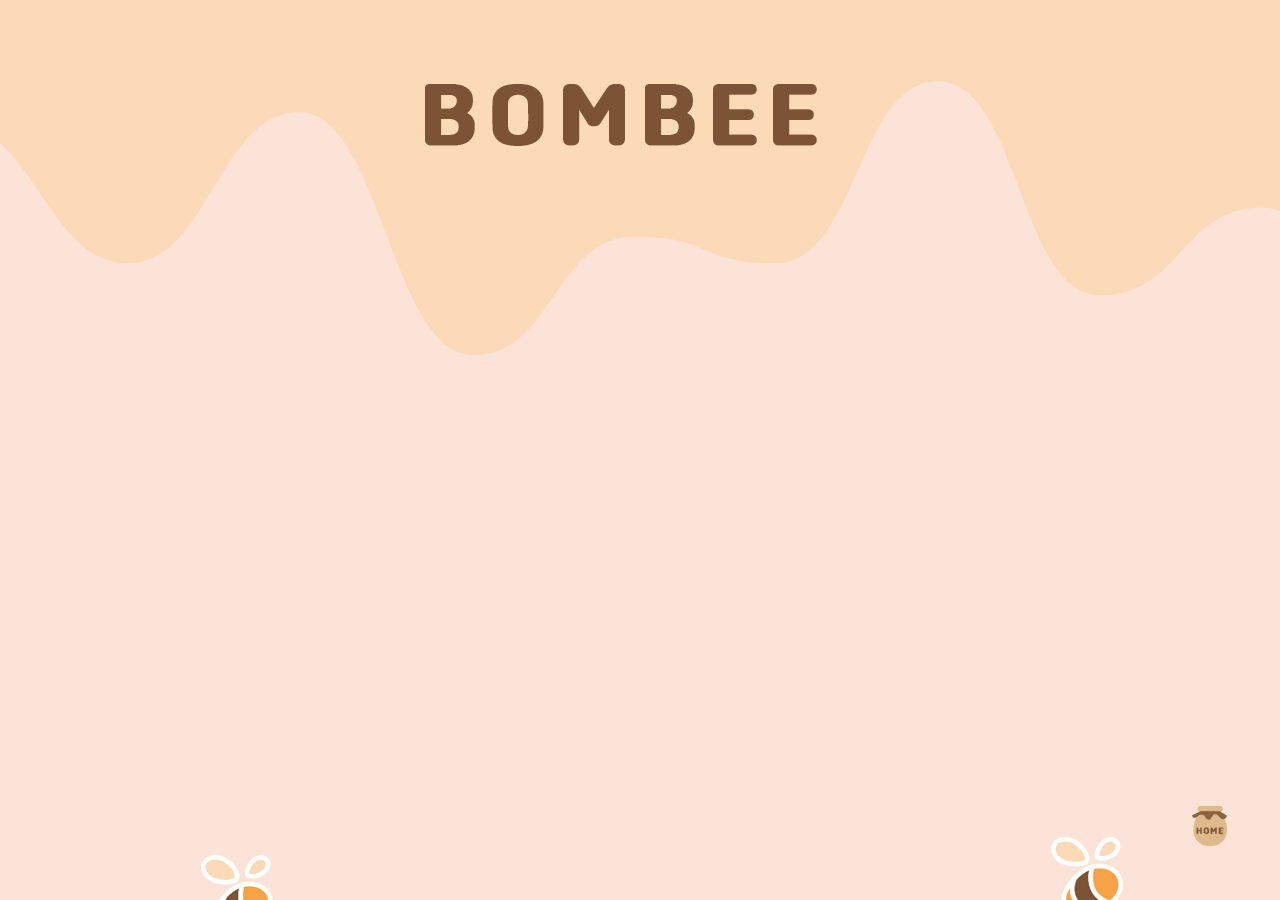
<file: video/index.html>
<!DOCTYPE html>
<html lang="ko">
<head>
  <meta charset="UTF-8">
  <meta http-equiv="X-UA-Compatible" content="IE=edge">
  <meta name="viewport" content="width=1400"><!--다른 매체에서도 너비 오류 없이 볼 수 있게-->
  <link href="이미지 파일 경로" rel="icon" type="image/png" sizes="32x32" ><!--파비콘-->
  <link rel="stylesheet" href="./css/style.css">
  <title>bombee</title>
</head>
<body>

 
  <iframe width="900" height="560" src="https://www.youtube.com/embed/hIUiS3ERFH8" title="YouTube video player" frameborder="0" allow="accelerometer; autoplay; clipboard-write; encrypted-media; gyroscope; picture-in-picture" allowfullscreen></iframe>
  <a href="../index.html"><img src="./images/home.png" alt="홈버튼"></a>

  
</body>
</html>
</file>
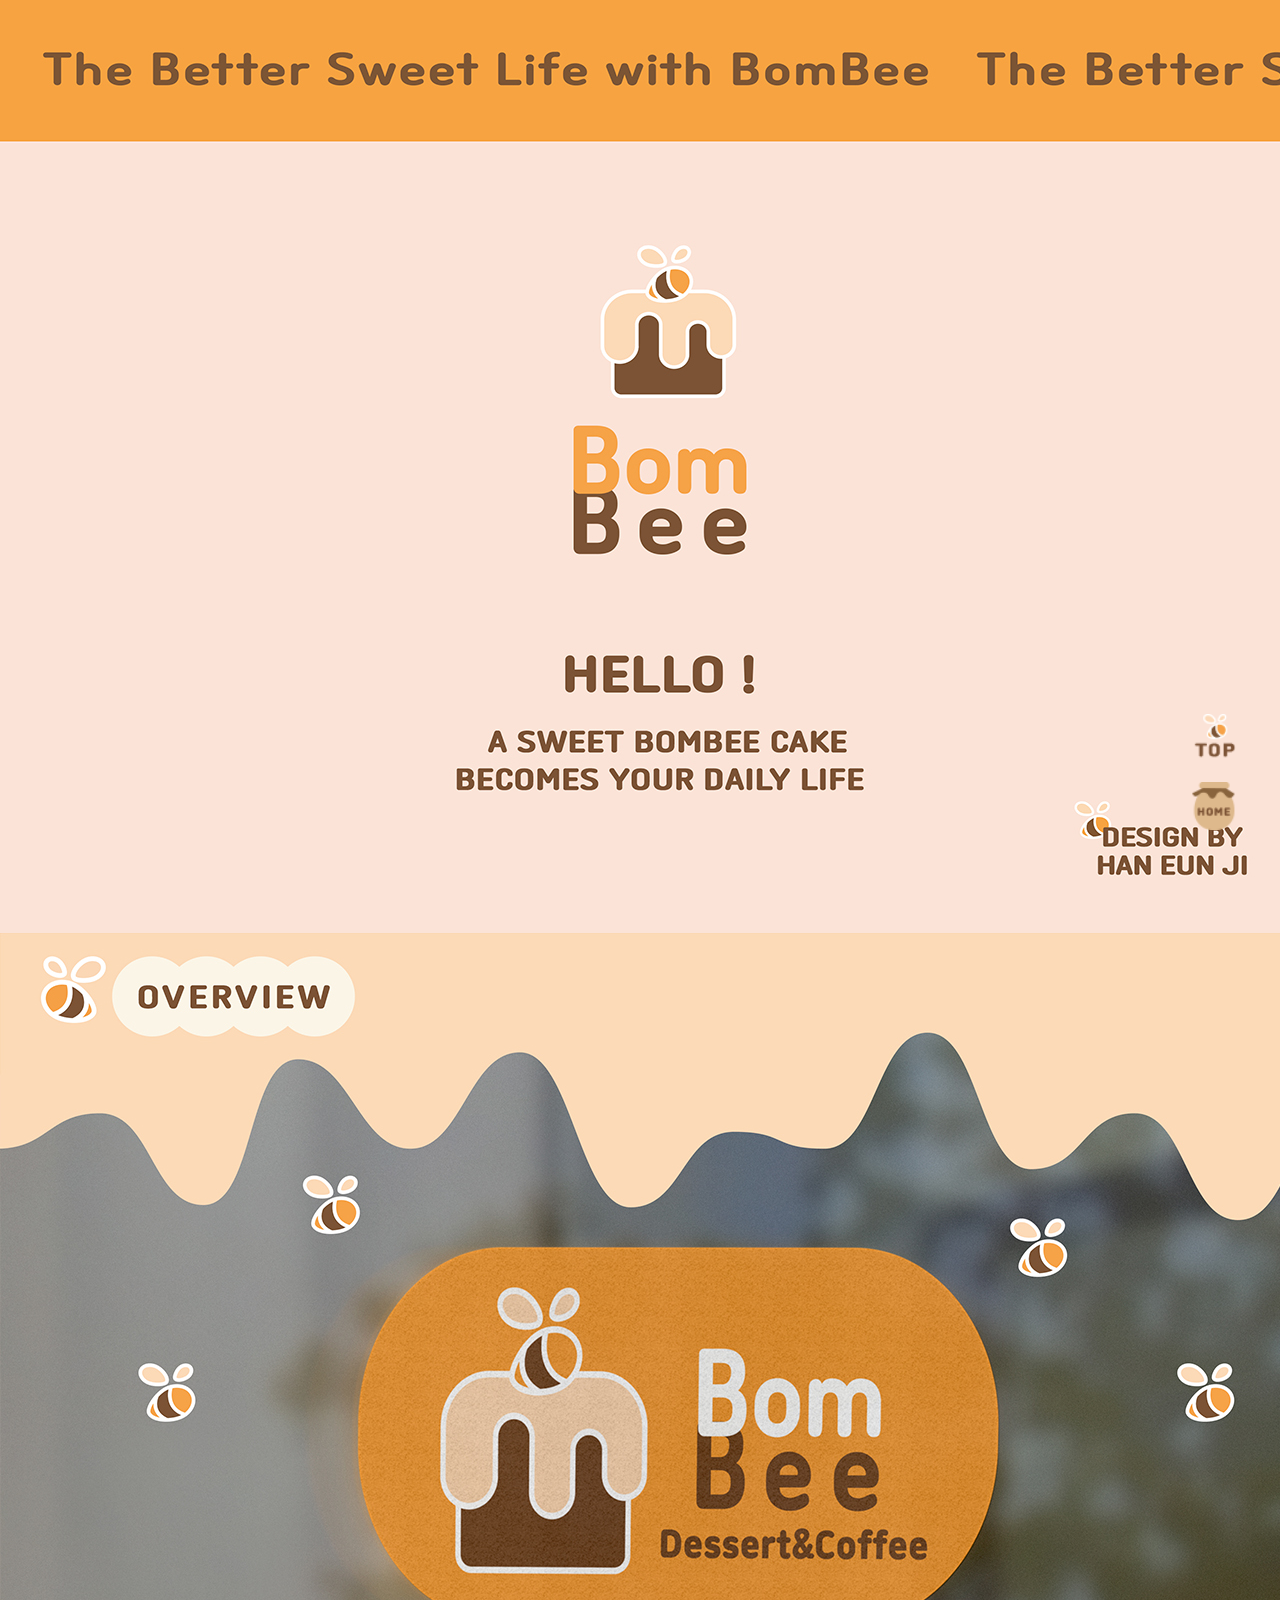
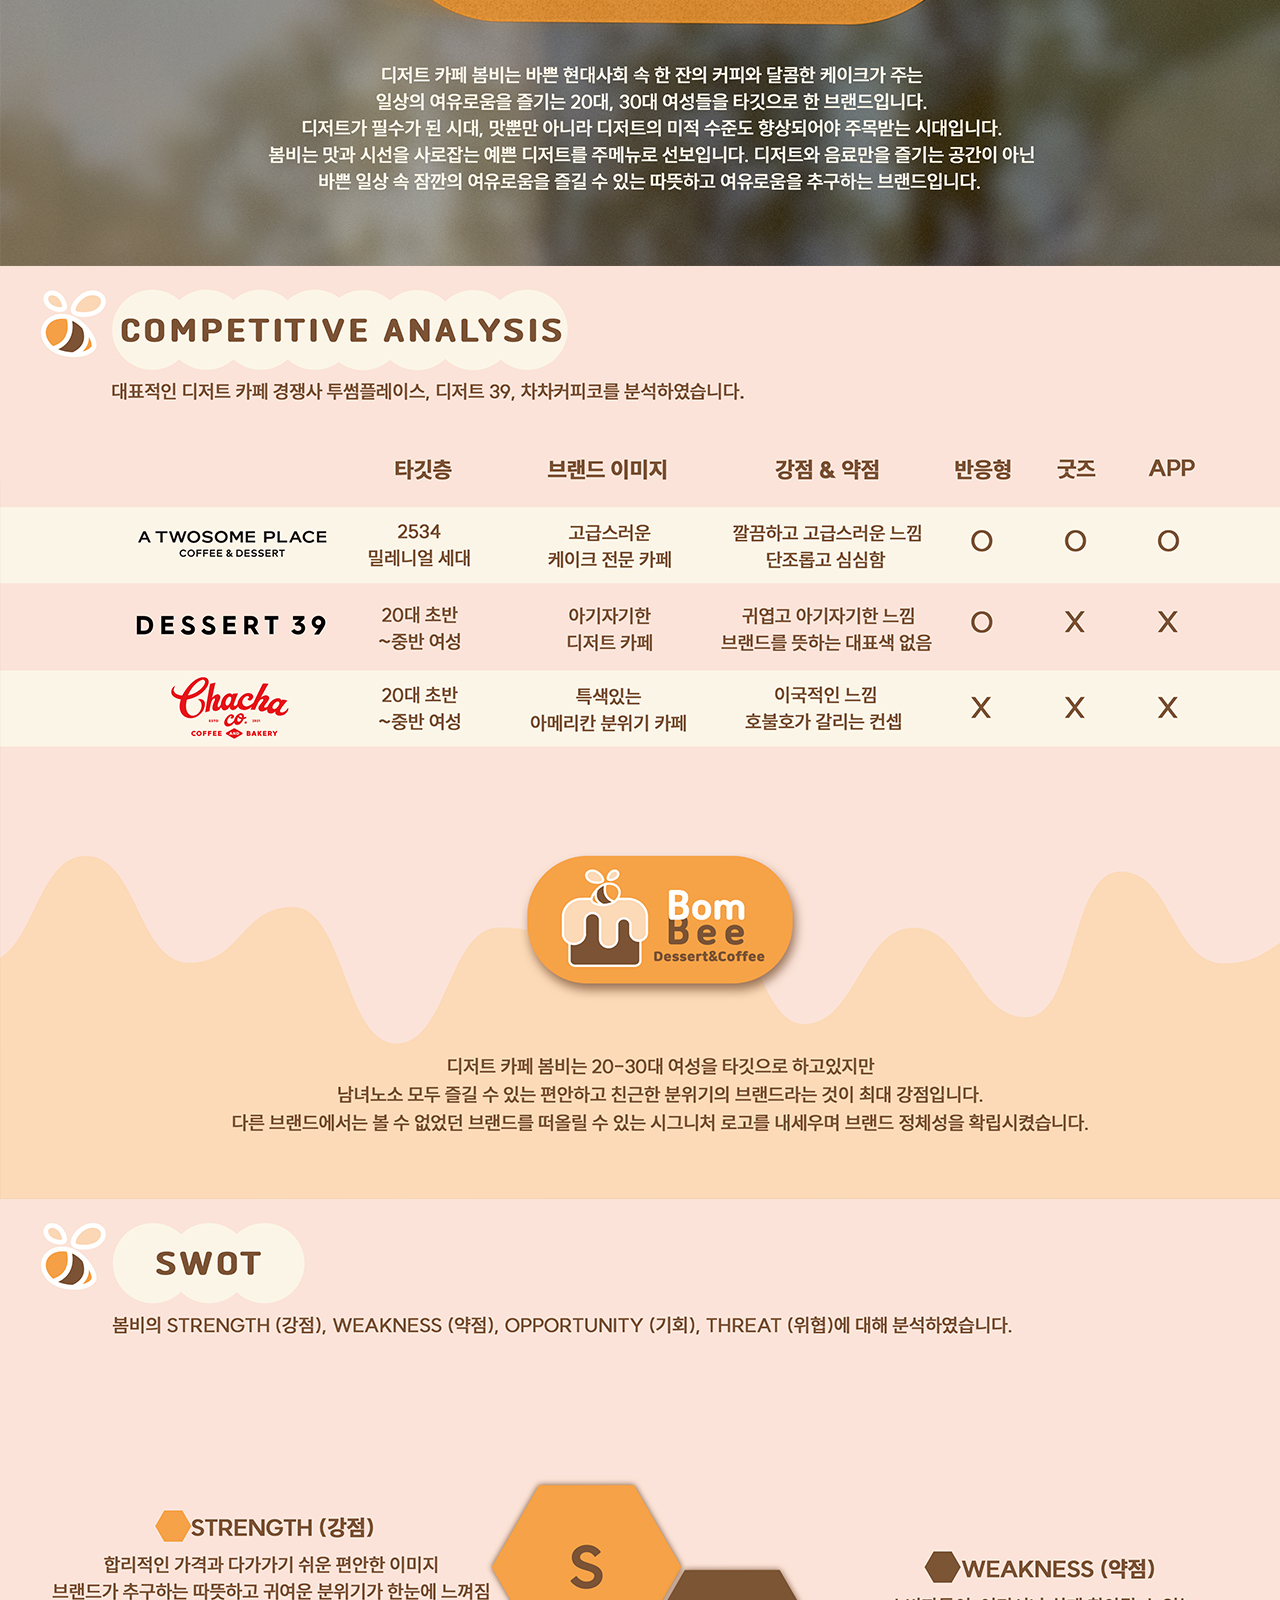
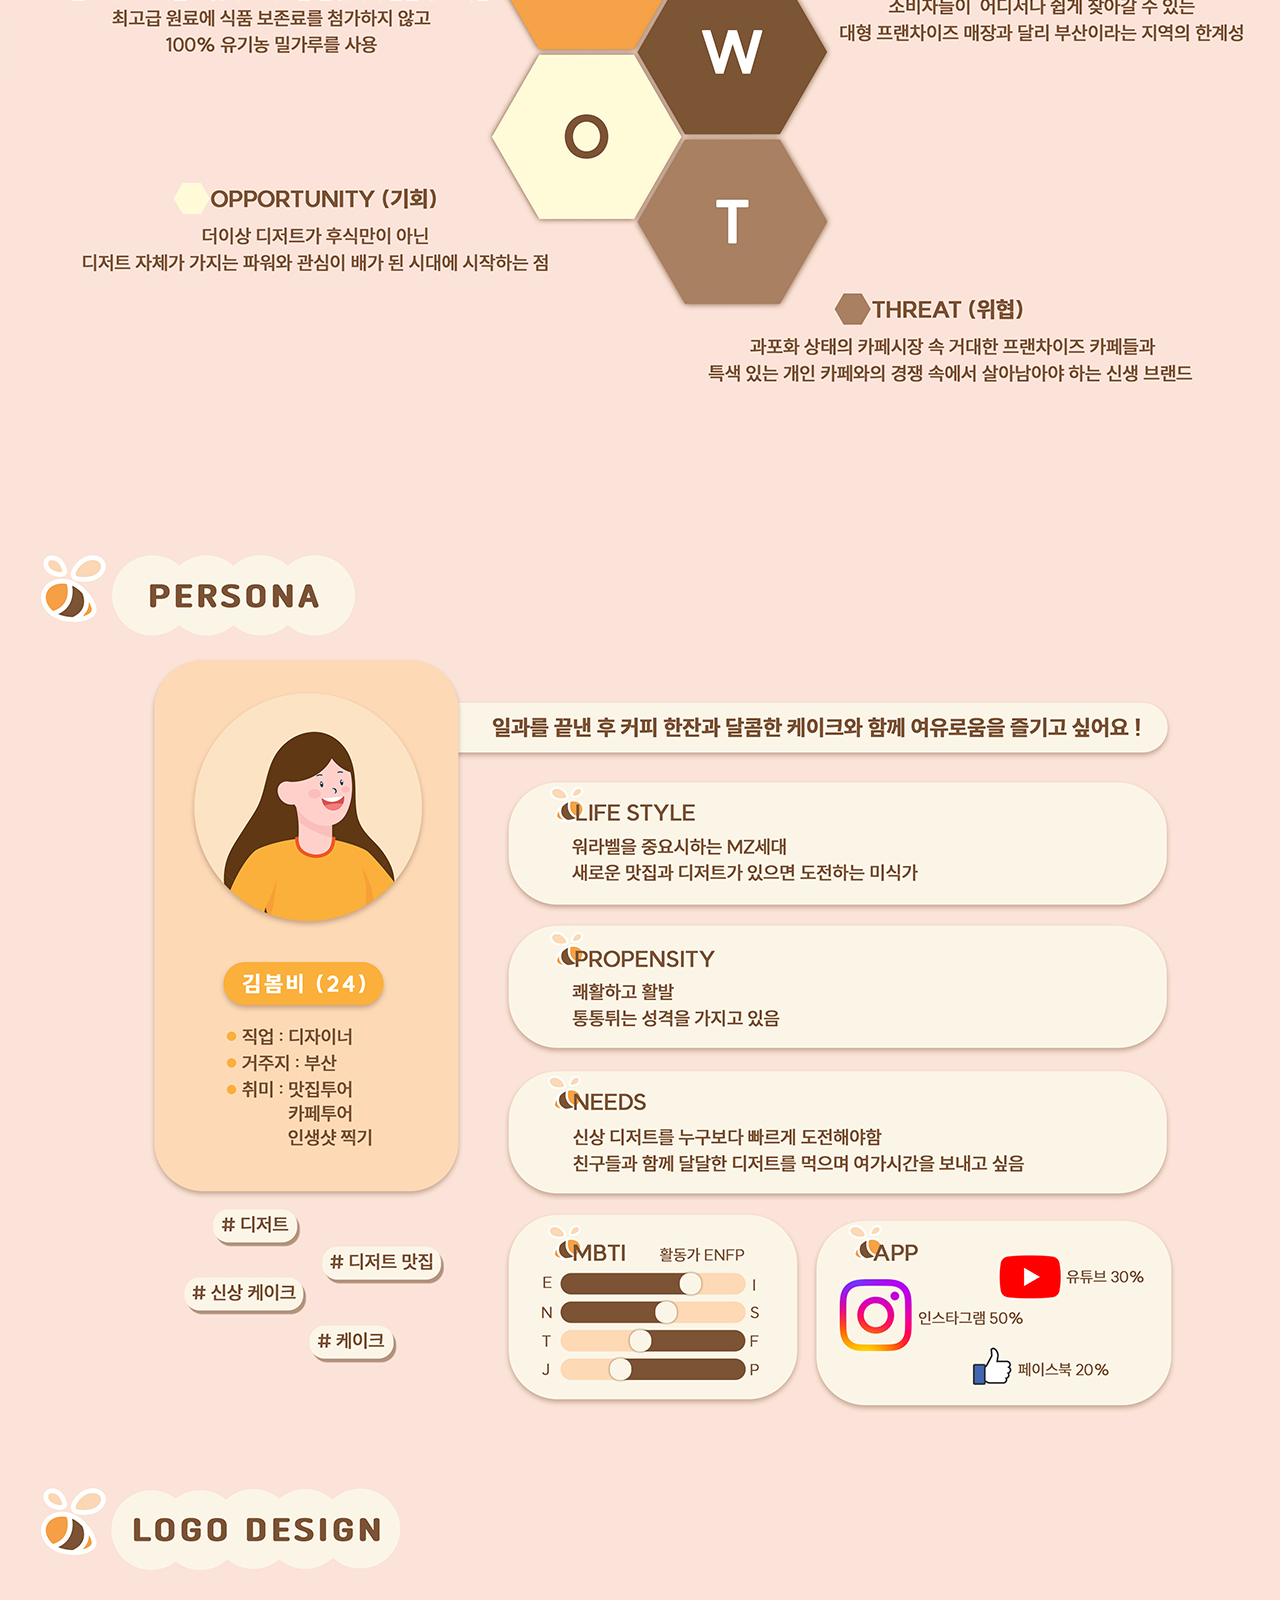
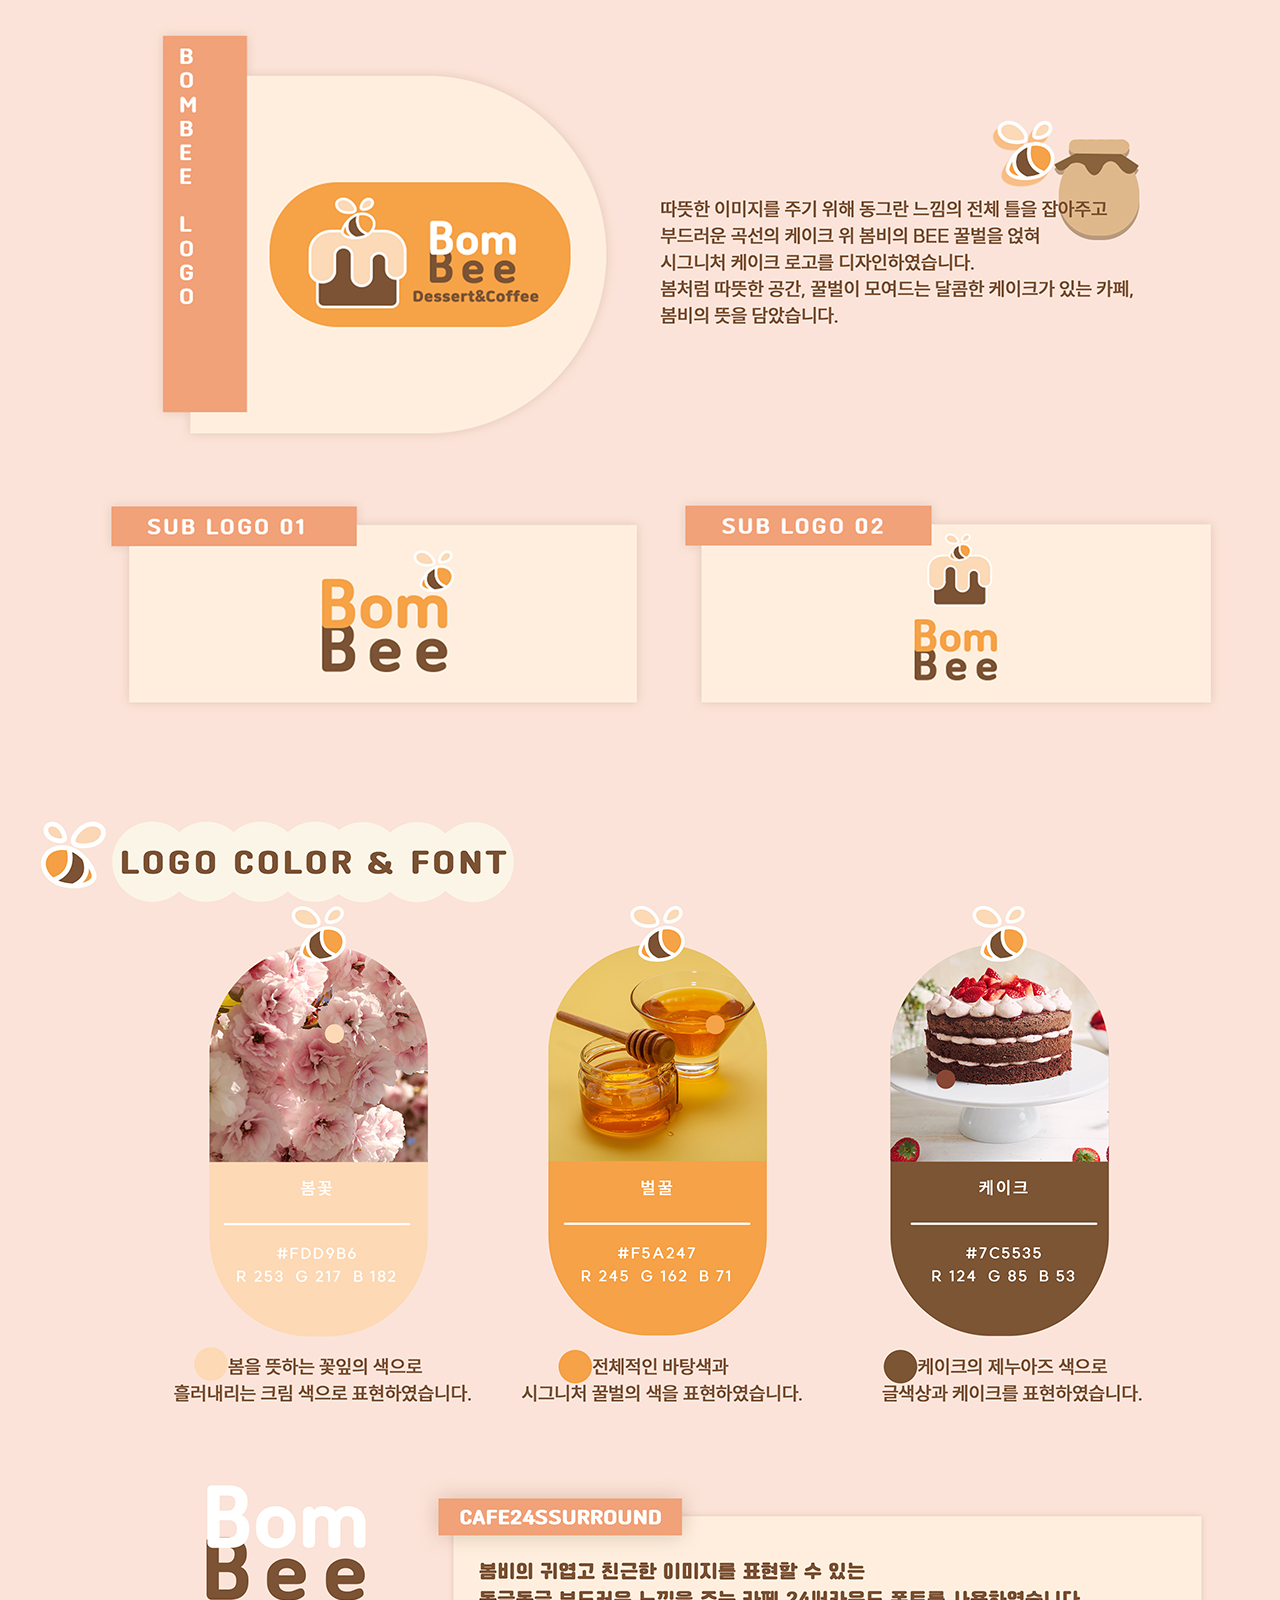
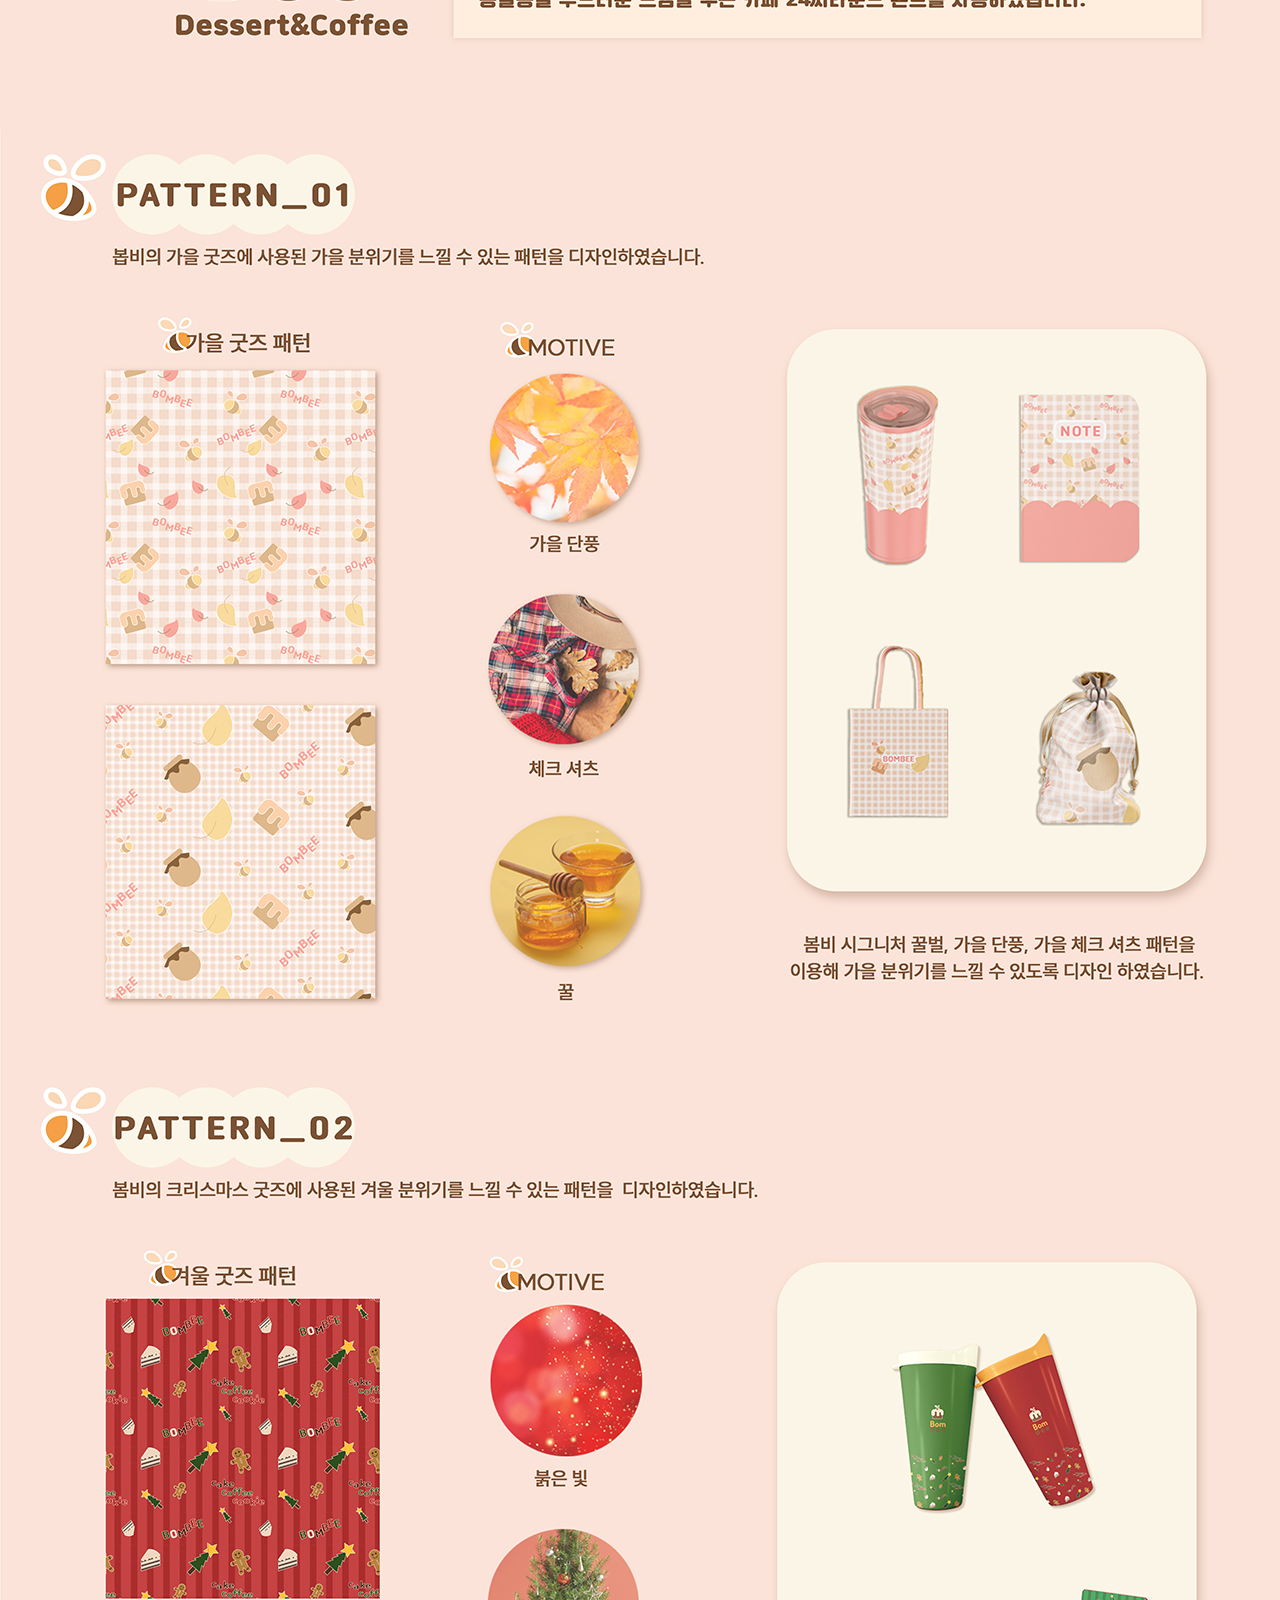
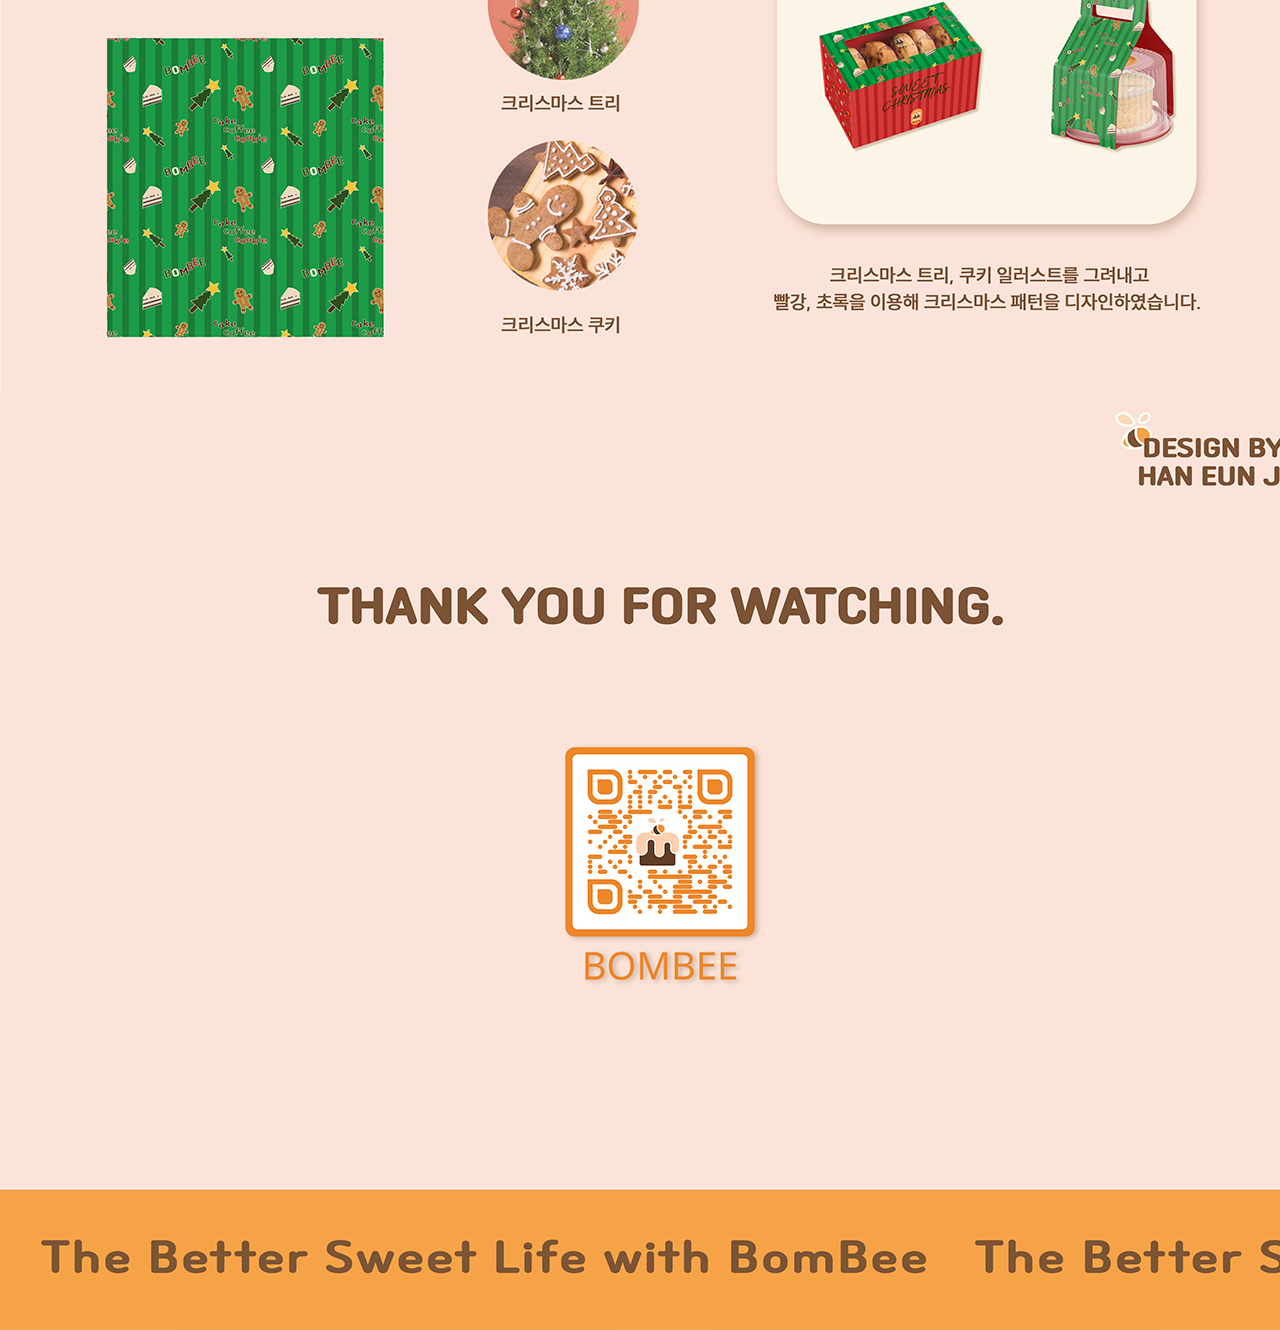
<file: guide/bombee_bi.html>
<!doctype html>
<html>
	<head>
		<title>Bombee BI</title>
		<meta charset="utf-8">
		<link href="guide.css" rel="stylesheet" type="text/css">
	</head>
	<body class="brand1">
		<img src="./guide_img/01.jpg" alt="bi01">
		<img src="./guide_img/02.jpg" alt="bi01">
		<img src="./guide_img/03.jpg" alt="bi01">
		<img src="./guide_img/04.jpg" alt="bi01">
		<img src="./guide_img/05.jpg" alt="bi01">
		<img src="./guide_img/06.jpg" alt="bi01">
		<img src="./guide_img/07.jpg" alt="bi01">
		<img src="./guide_img/08.jpg" alt="bi01">
		<img src="./guide_img/09.jpg" alt="bi01">
		<img src="./guide_img/27.jpg" alt="bi01">
		
		<ul class="btn_1">
			<li><a href="#"><img src="./guide_img/TOP.png" alt="top"></a><li>
			<li><a href="../index.html#projects"><img src="./guide_img/HOME.png" alt="home"></a><li>
		</ul>
	</body>	
</html>
</file>
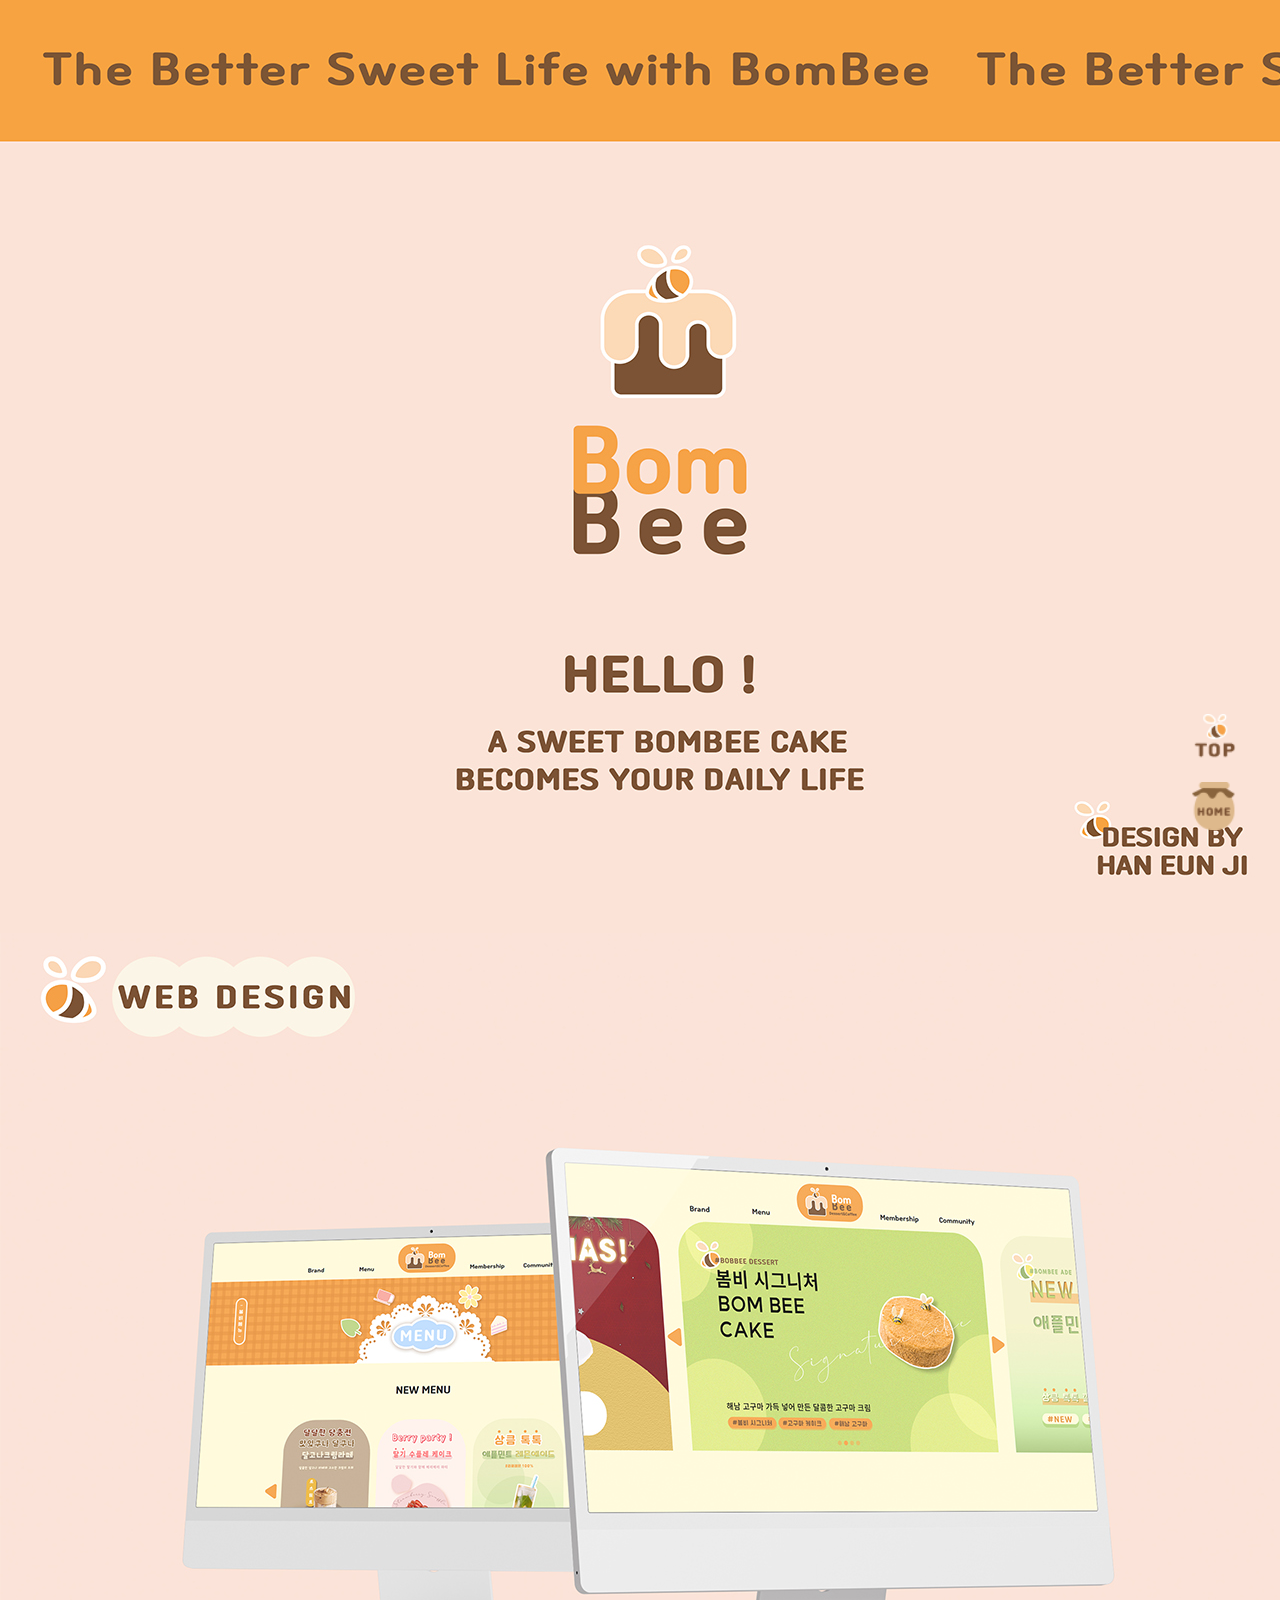
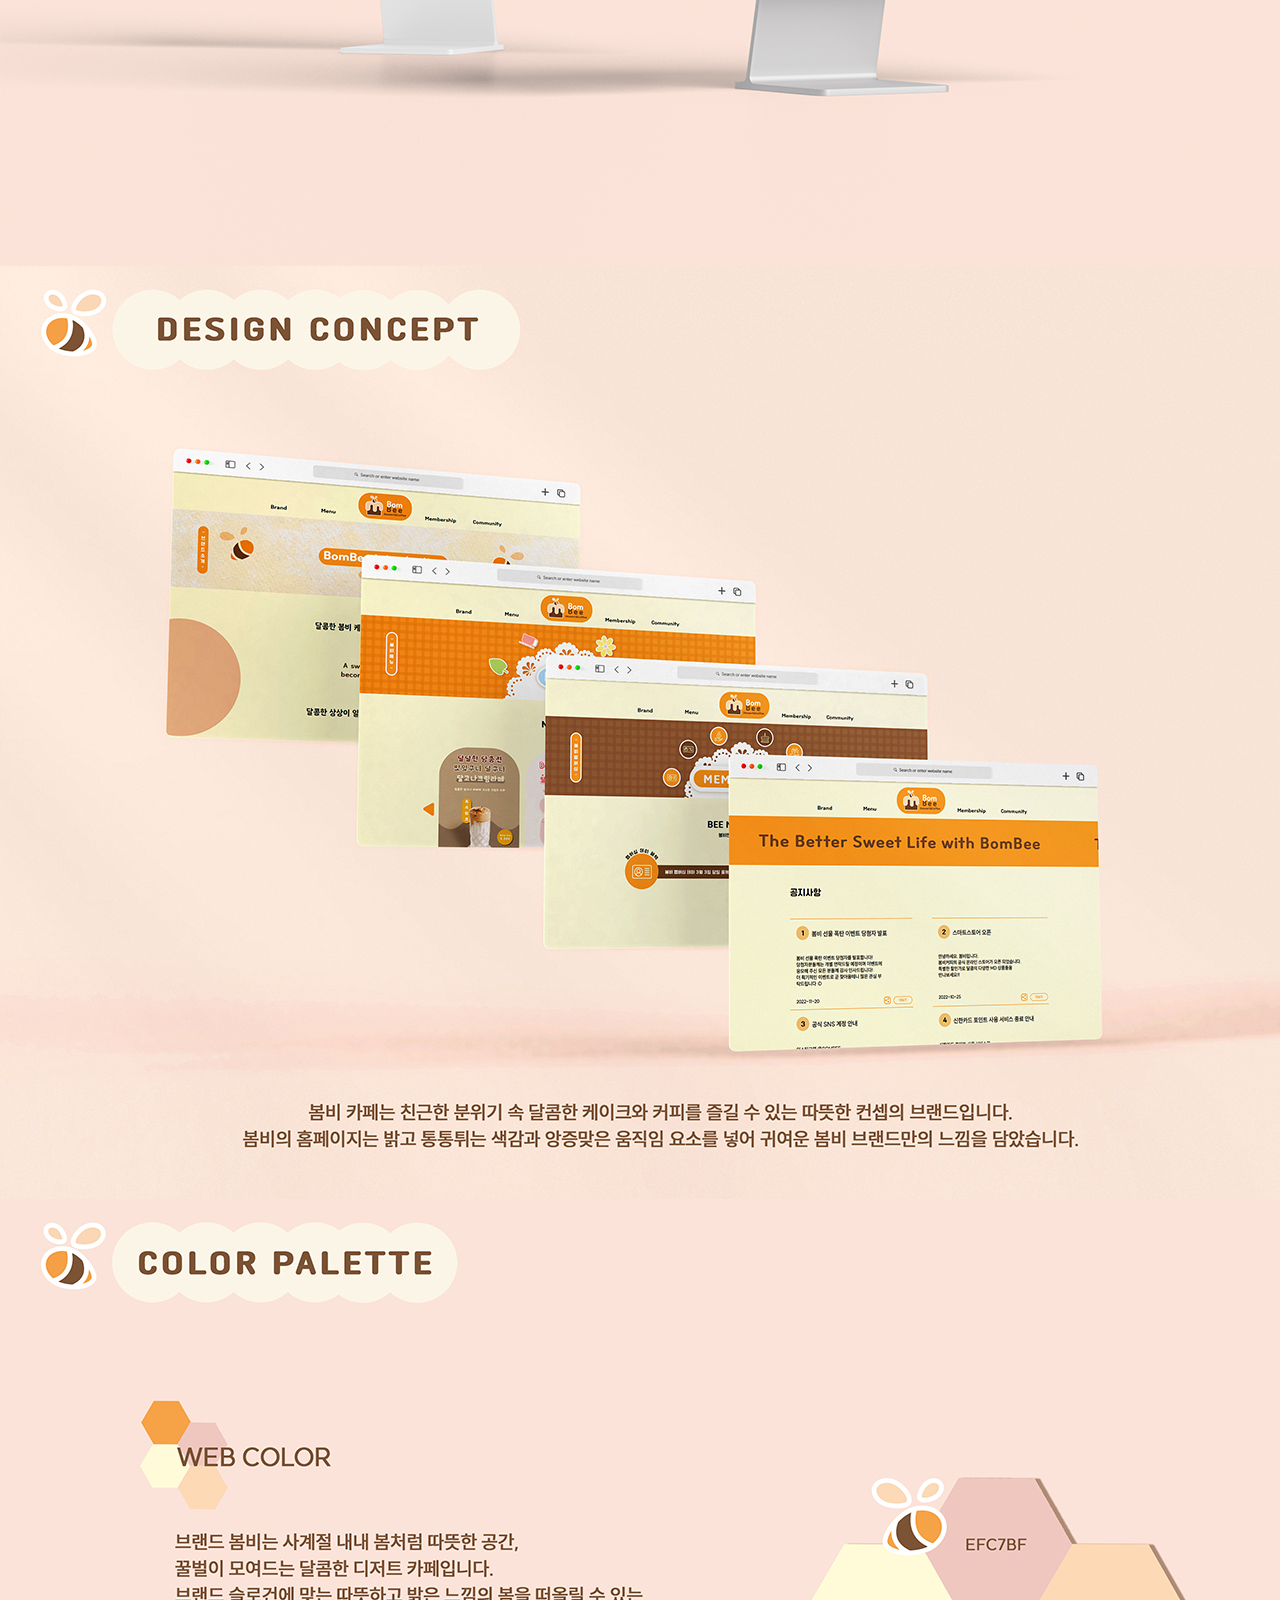
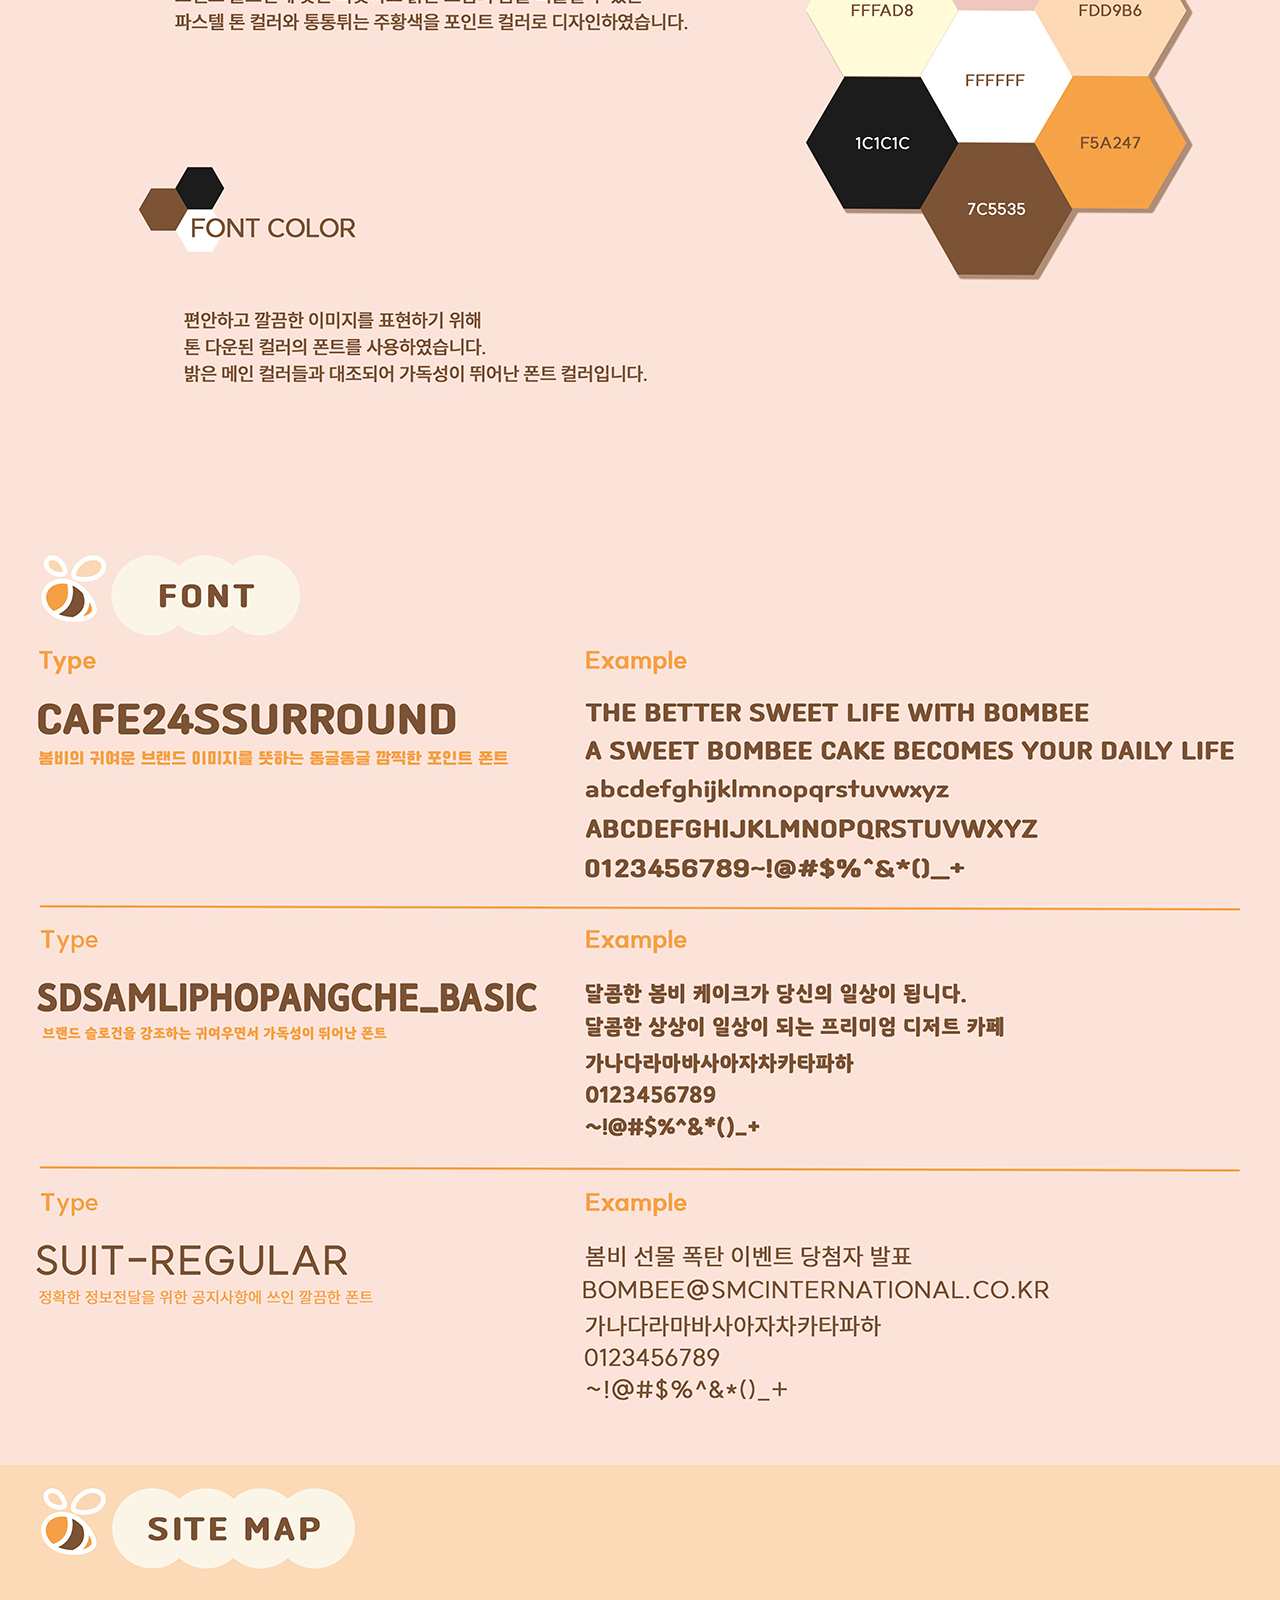
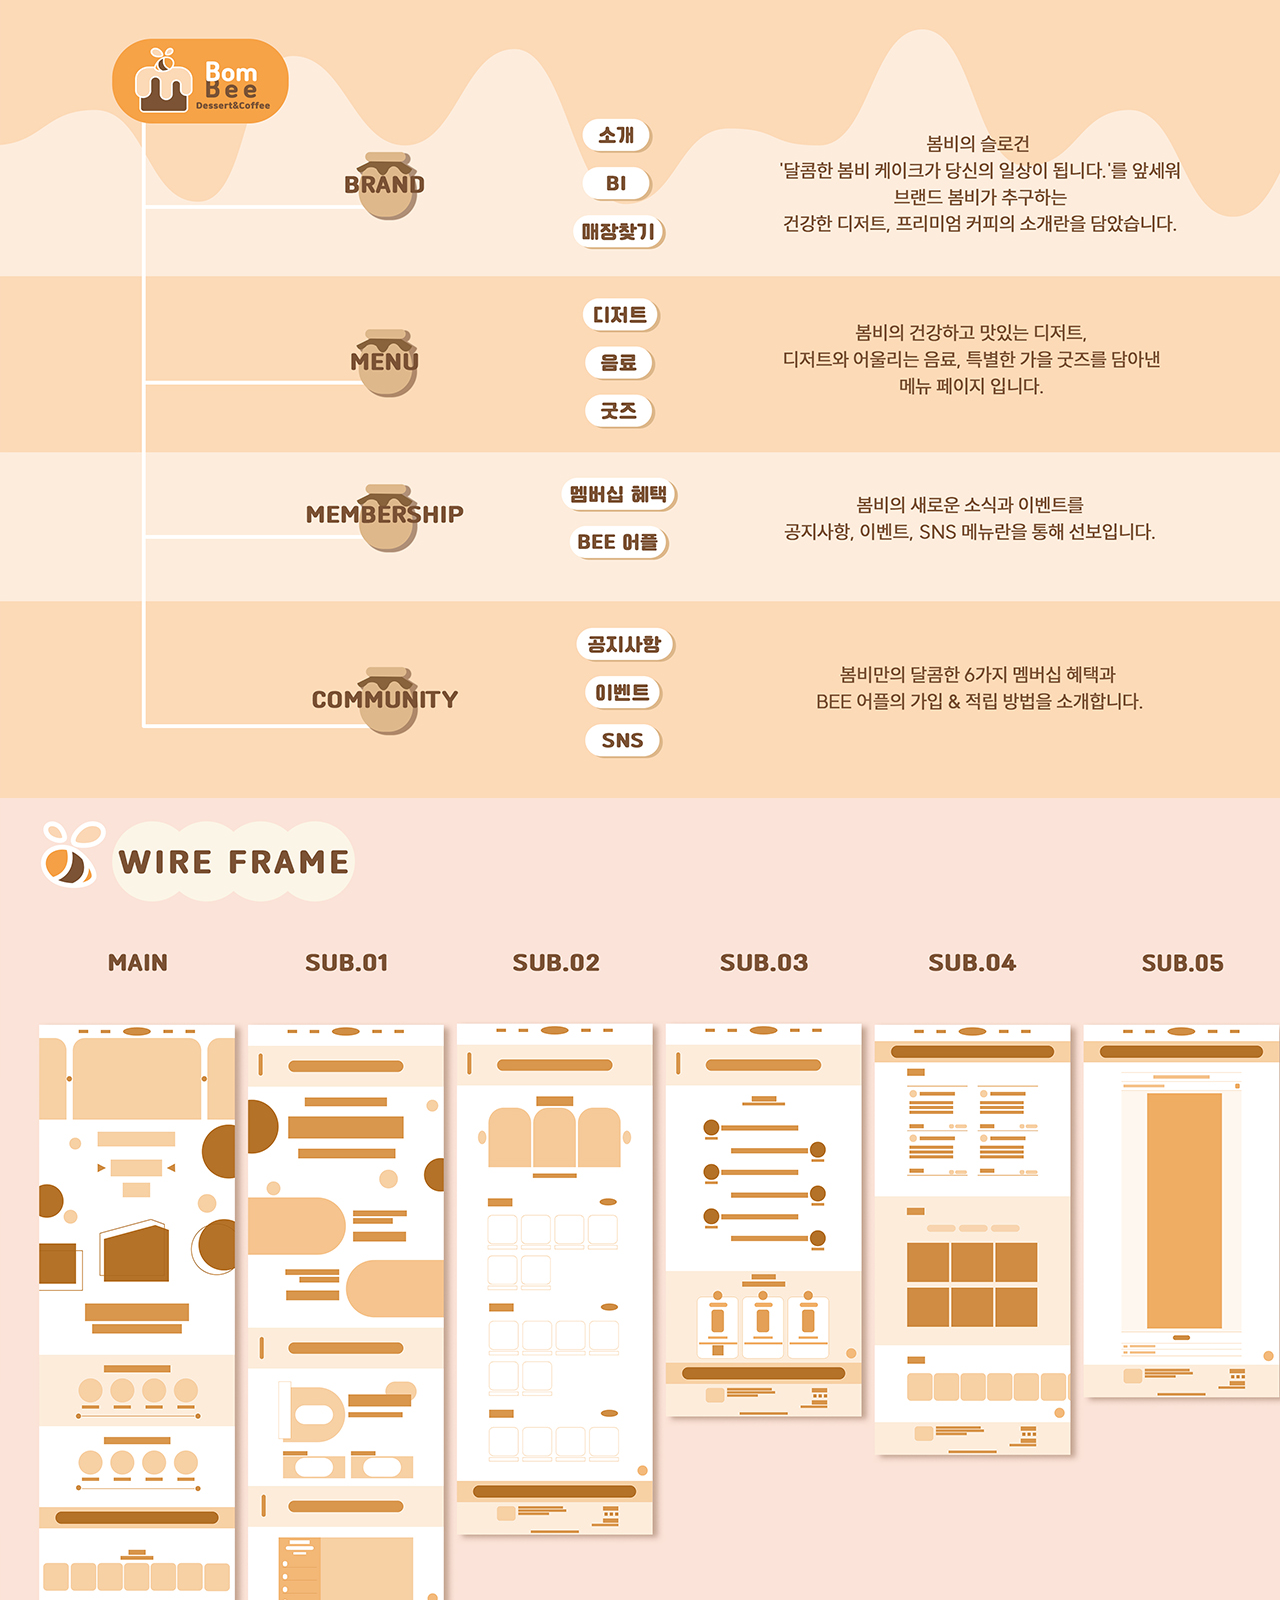
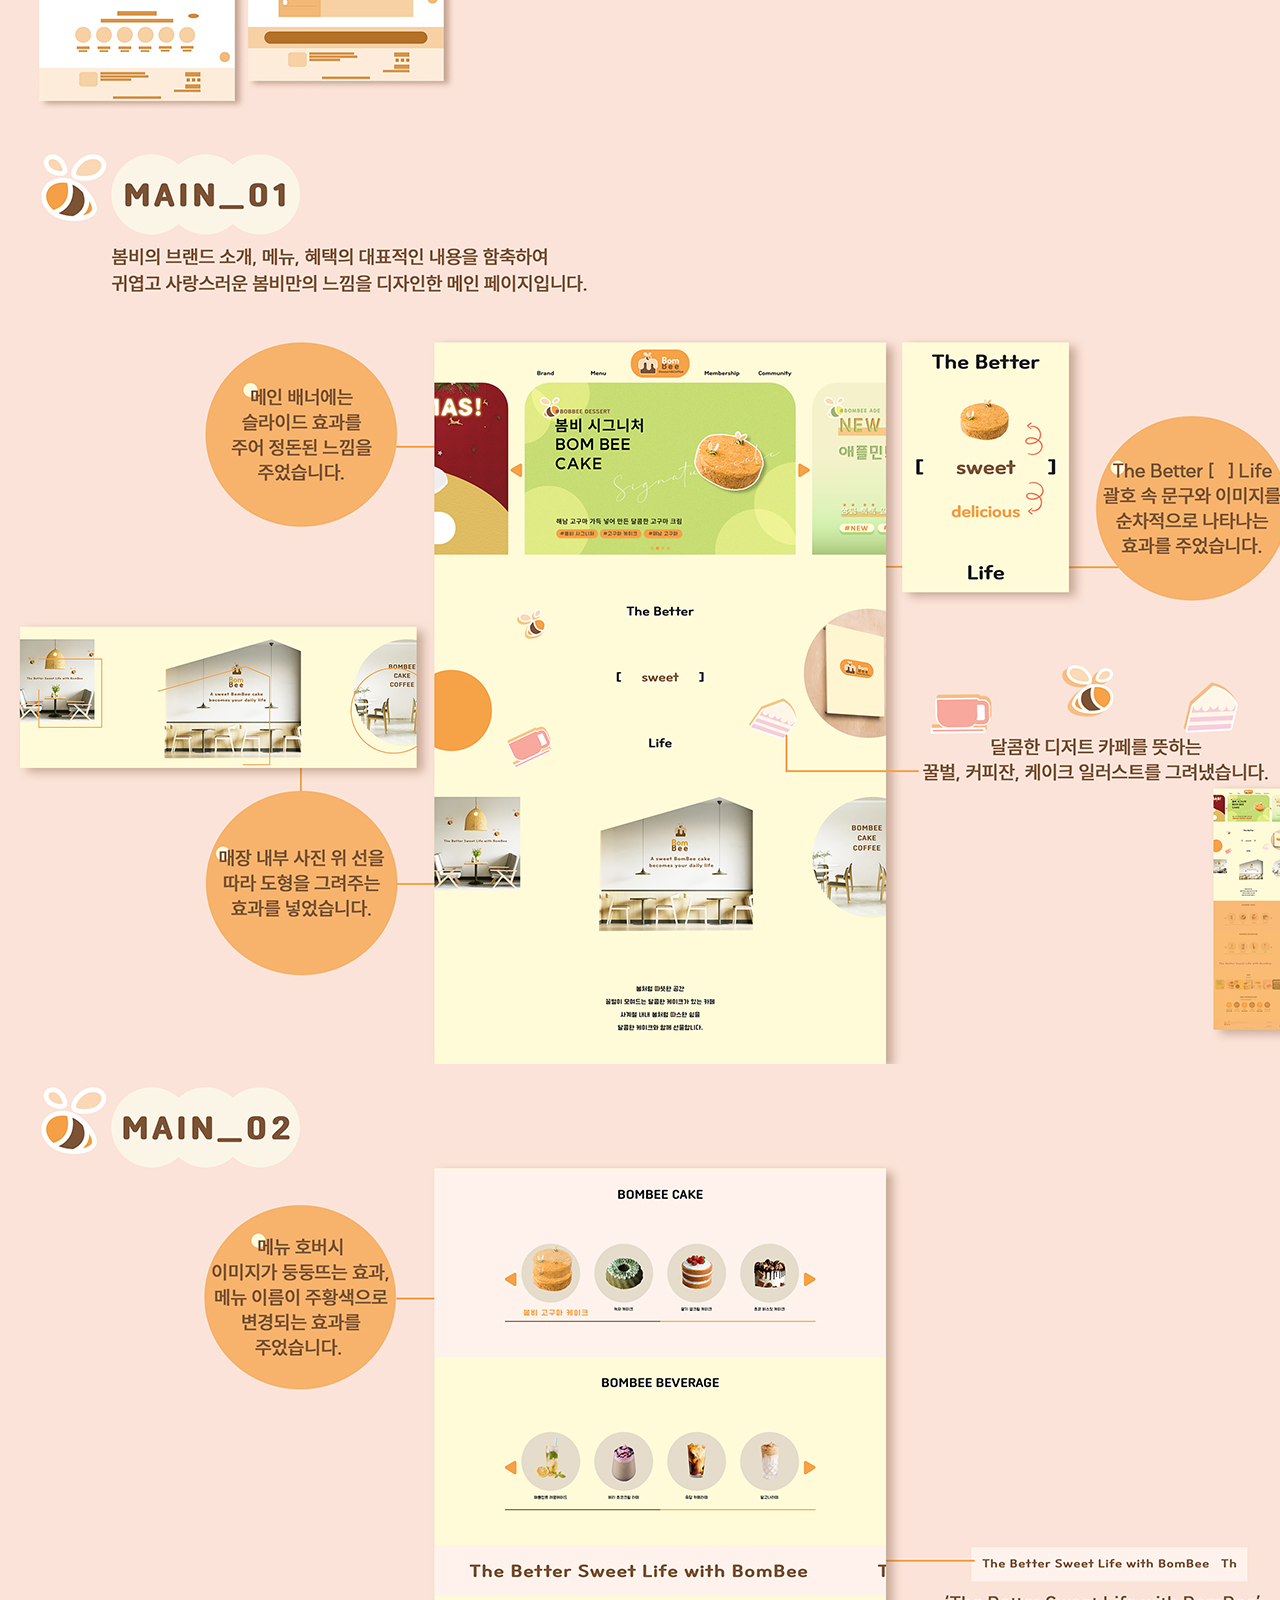
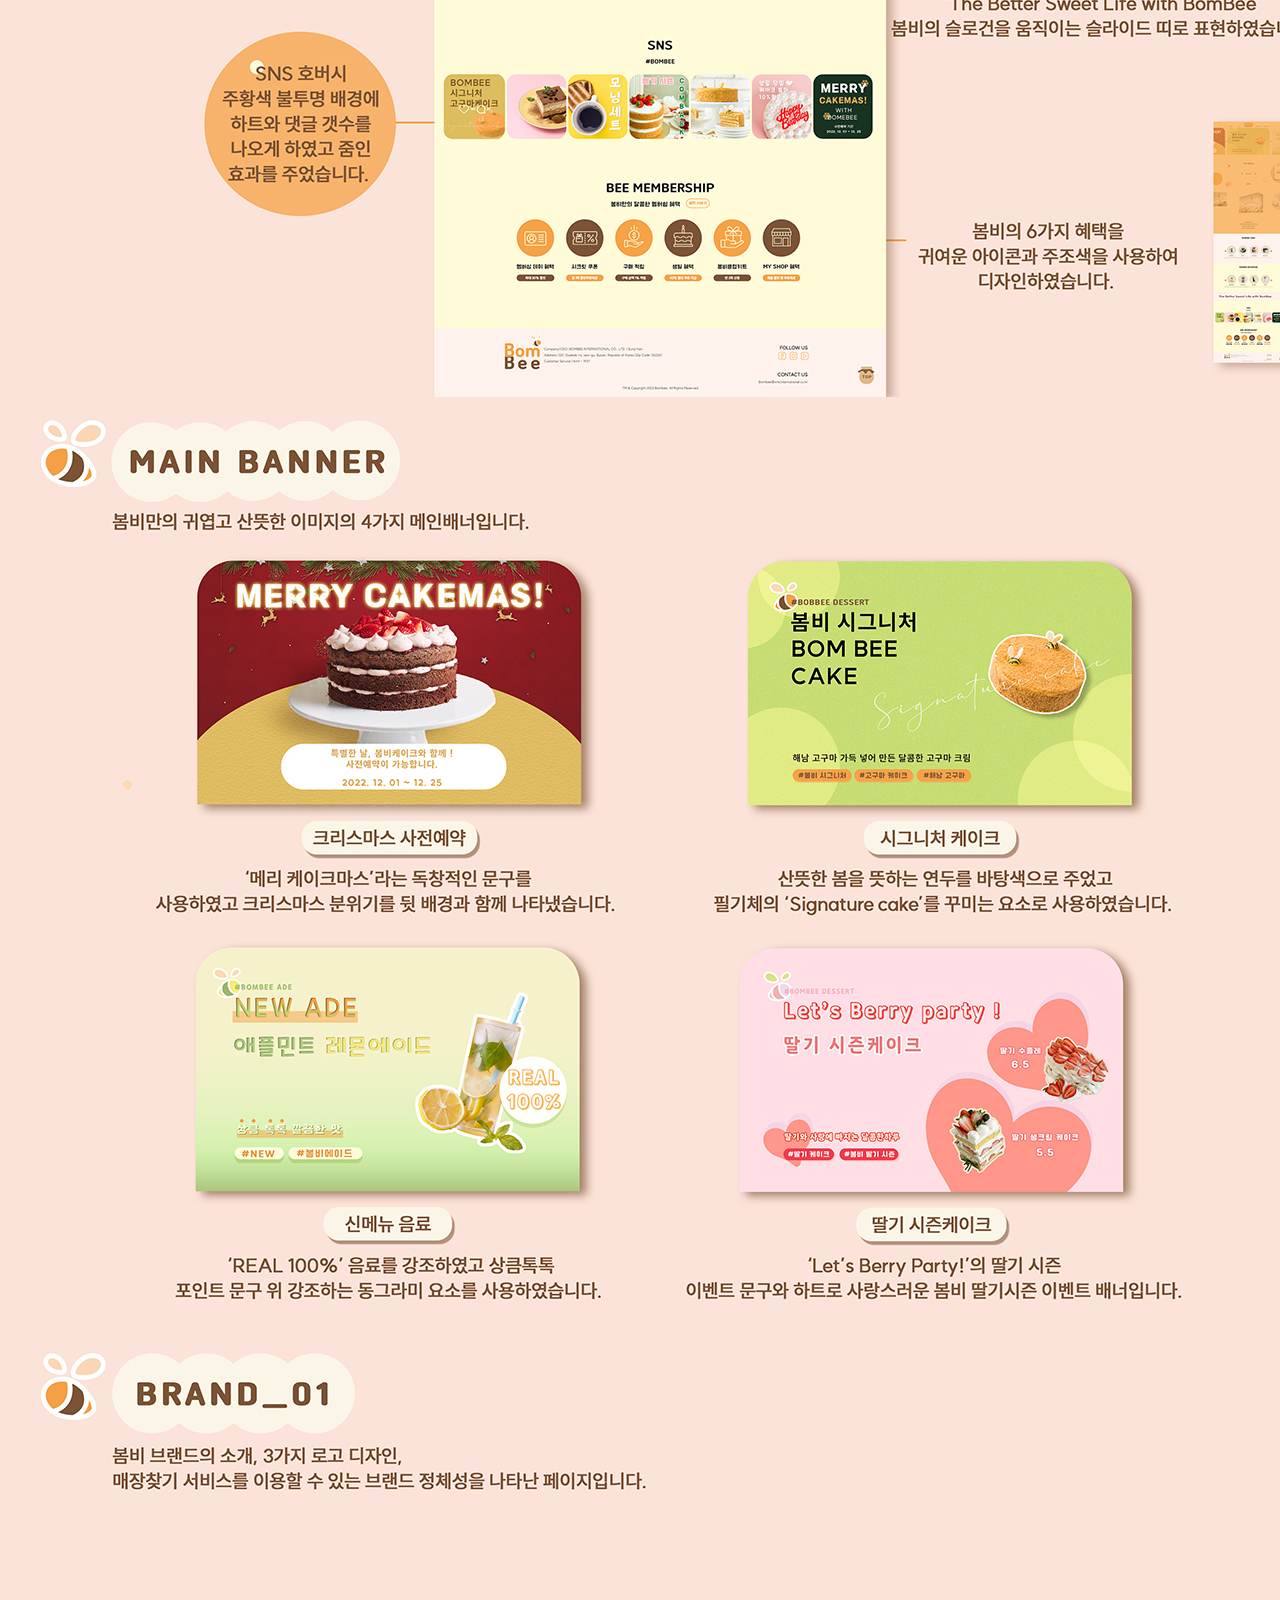
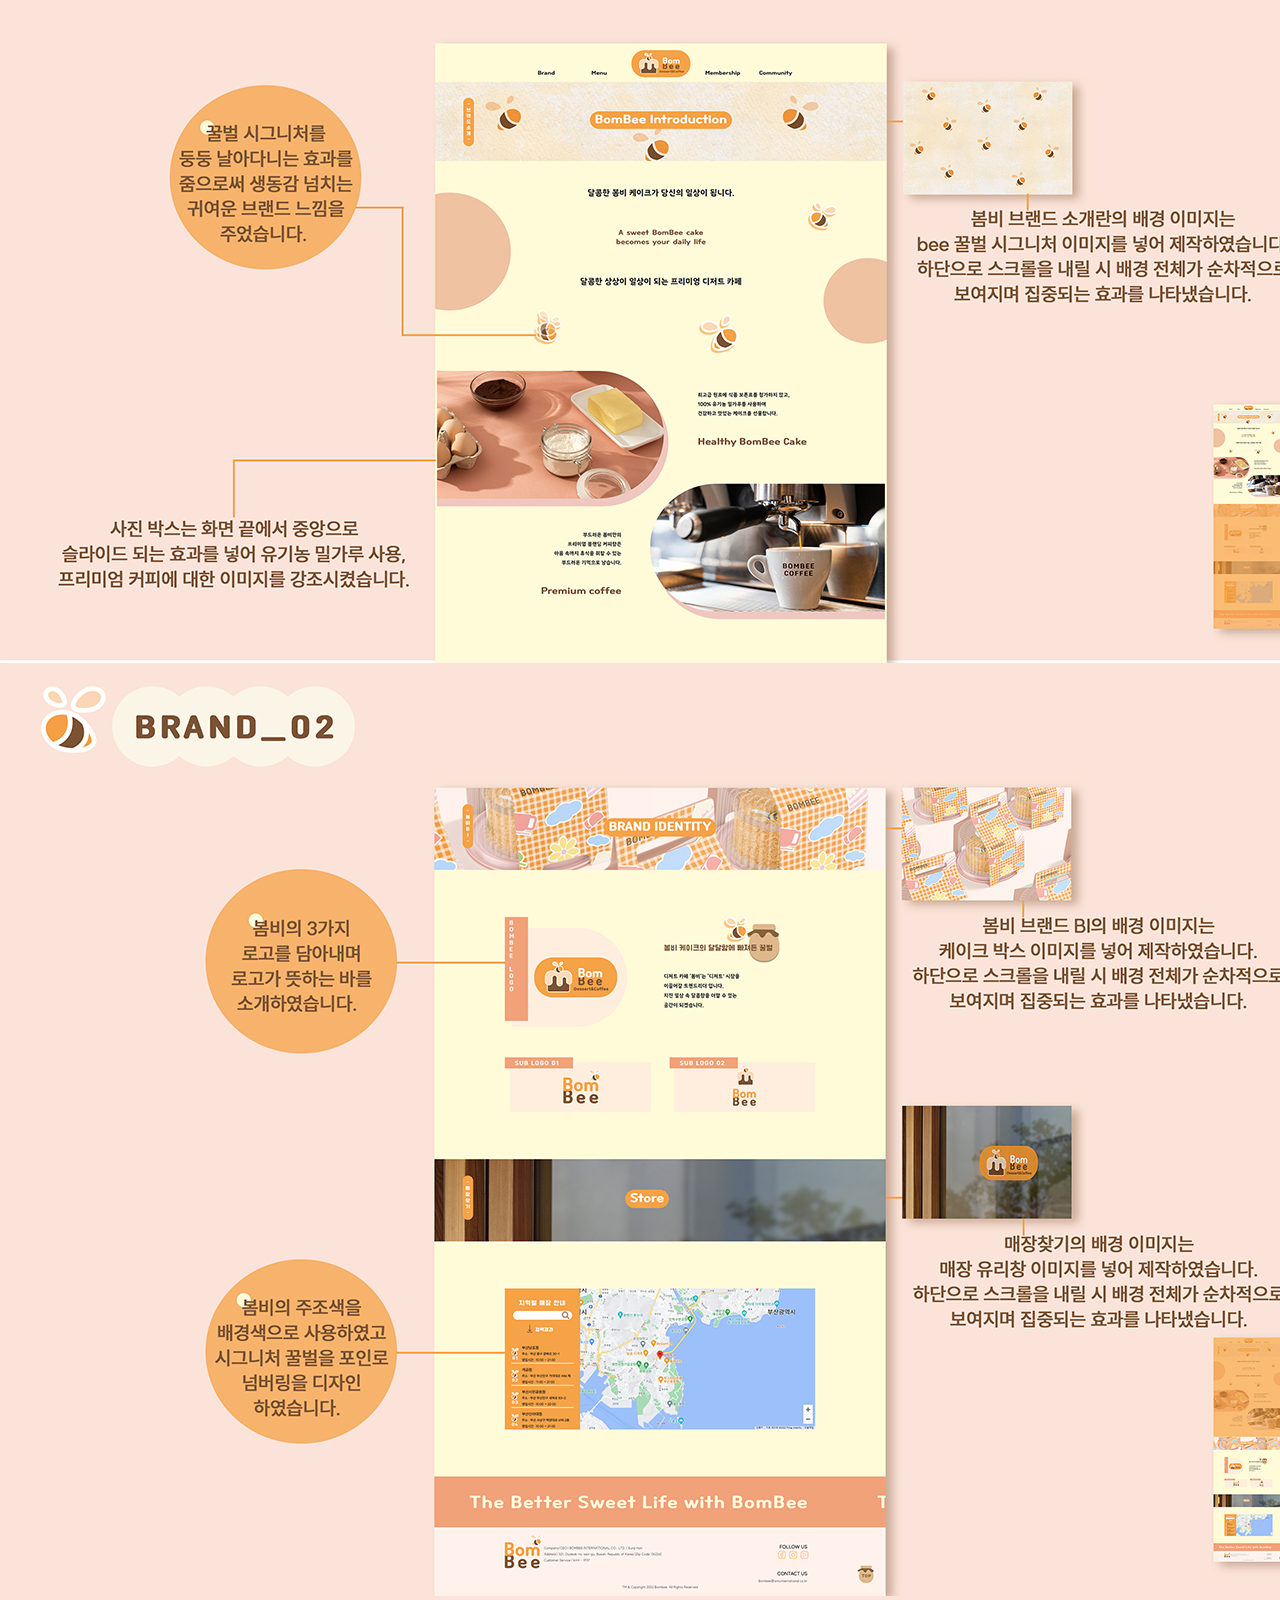
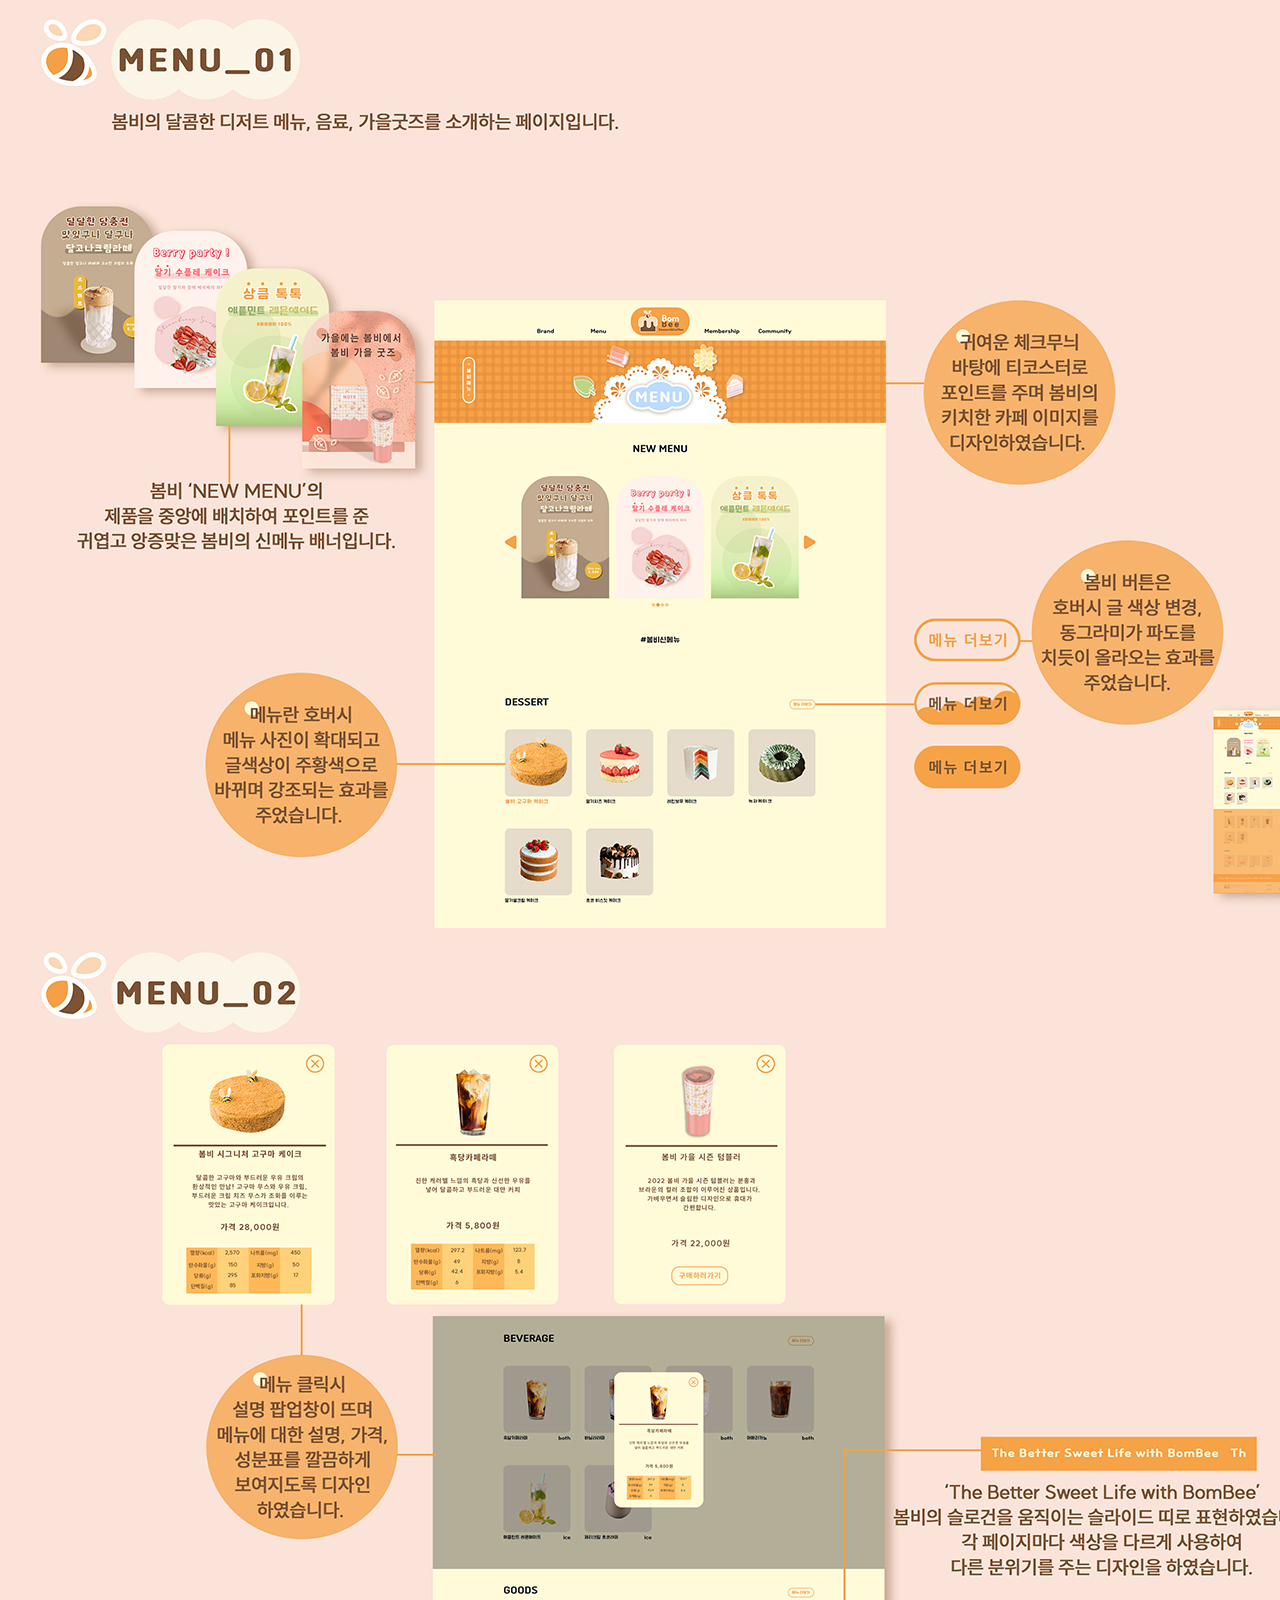
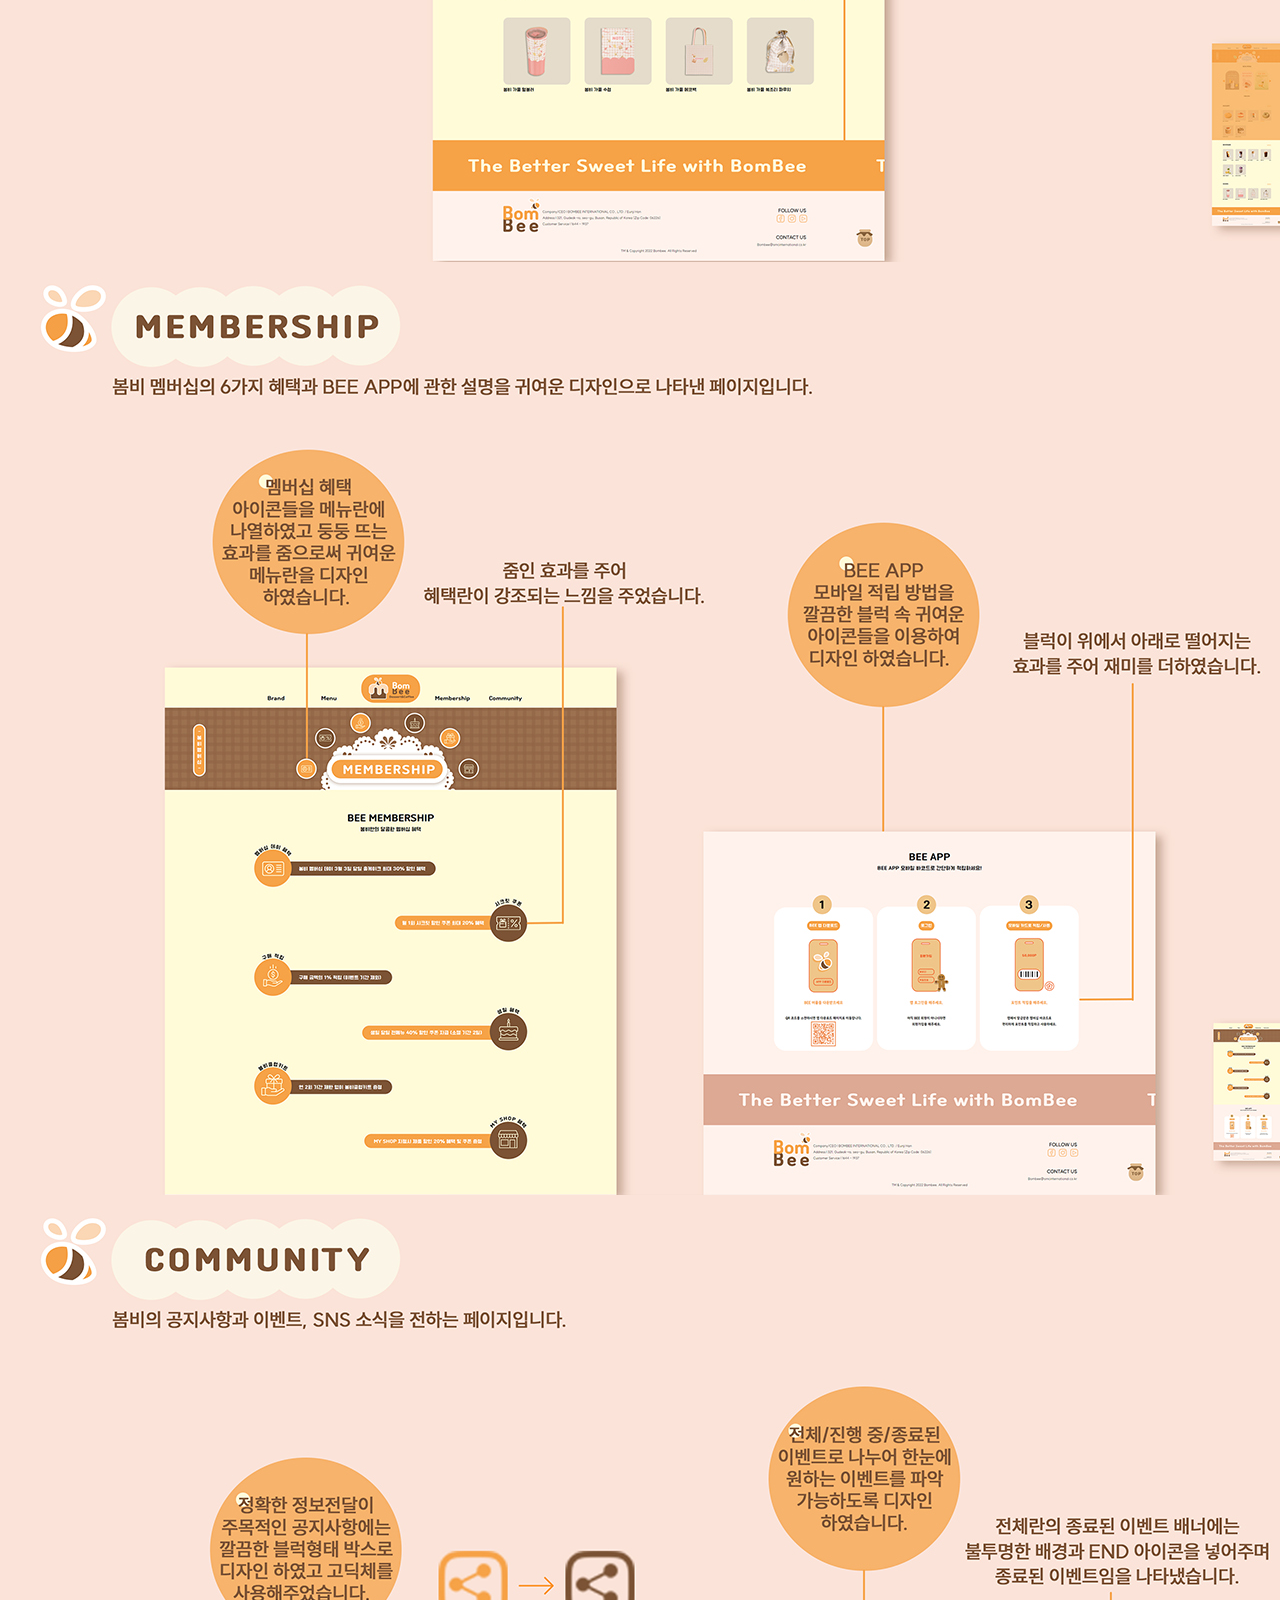
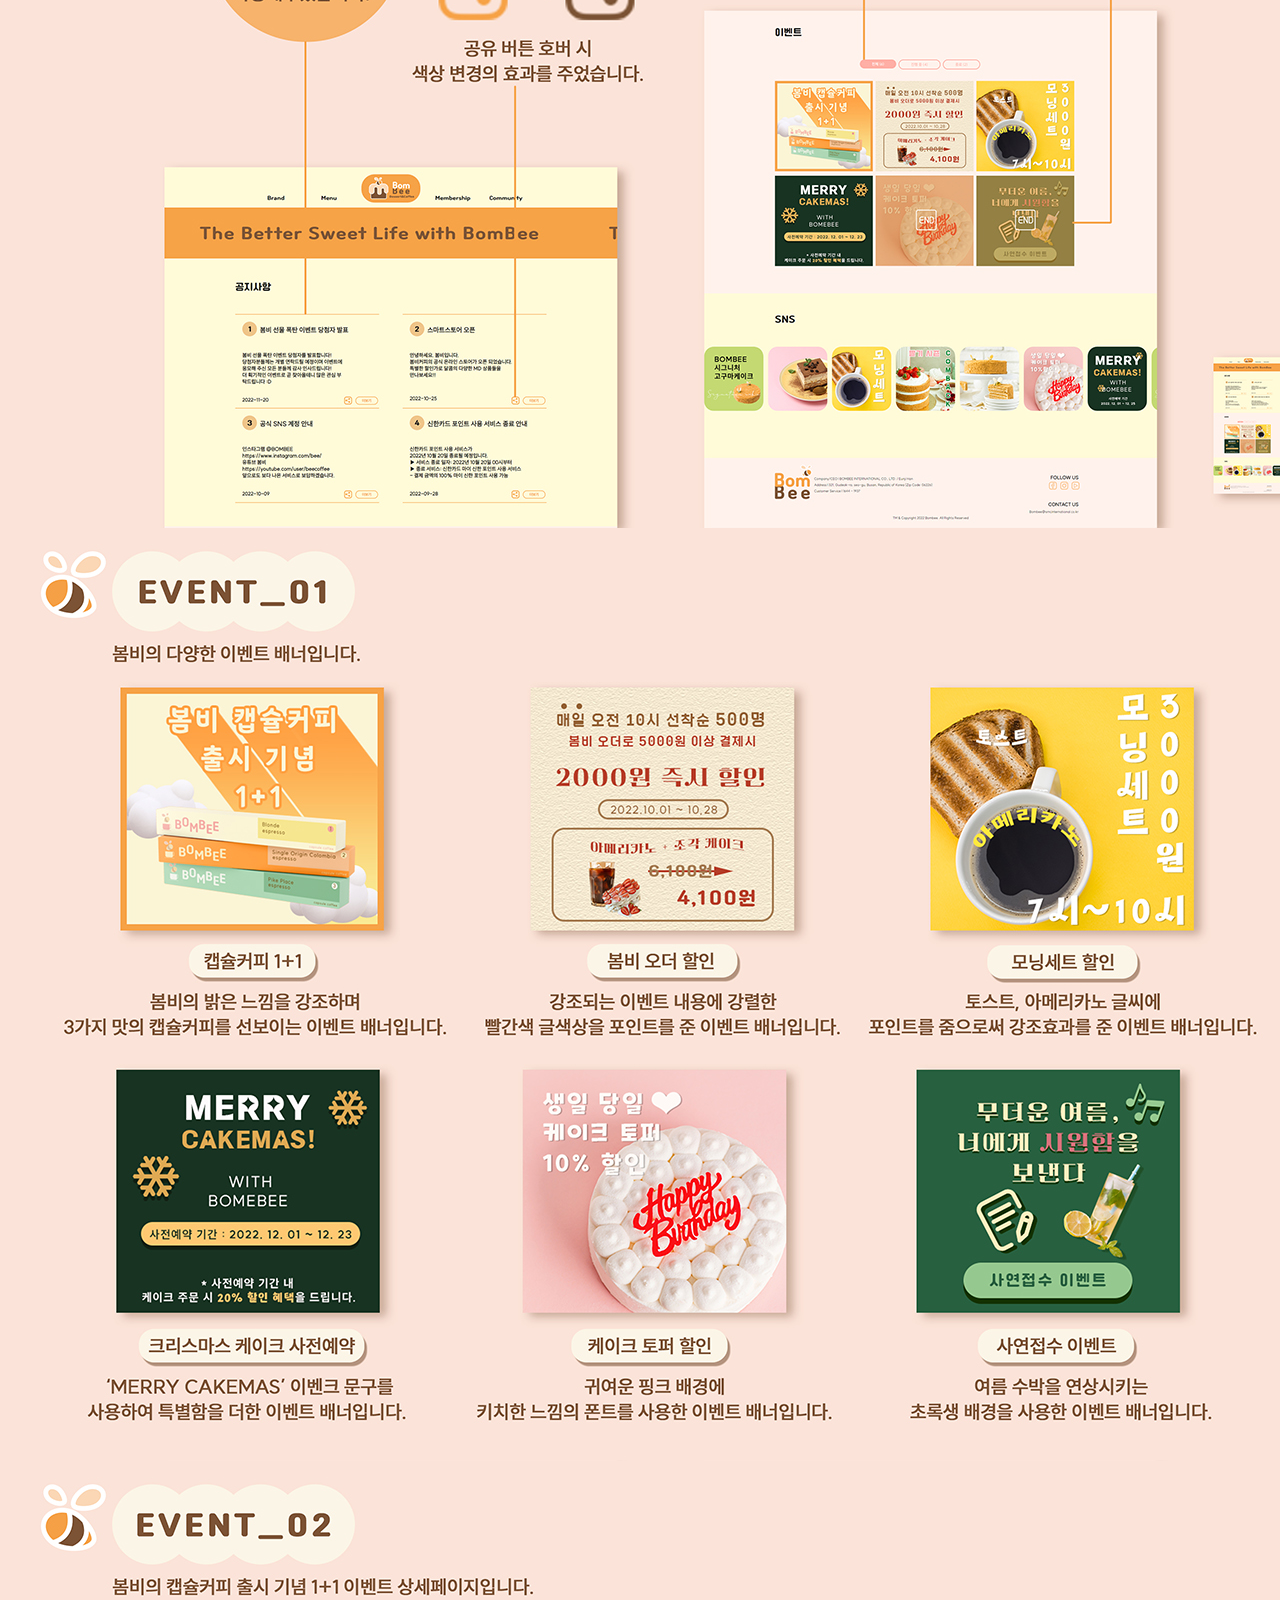
<file: guide/bombee_web.html>
<!doctype html>
<html>
	<head>
		<title>Bombee Web</title>
		<meta charset="utf-8">
		<link href="guide.css" rel="stylesheet" type="text/css">
	</head>
	<body class="brand1">
		<img src="./guide_img/01.jpg" alt="Web01">
		<img src="./guide_img/10.jpg" alt="Web02">
		<img src="./guide_img/11.jpg" alt="Web03">
		<img src="./guide_img/12.jpg" alt="Web04">
		<img src="./guide_img/13.jpg" alt="Web05">
		<img src="./guide_img/14.jpg" alt="Web06">
		<img src="./guide_img/15.jpg" alt="Web07">
		<img src="./guide_img/16.jpg" alt="Web08">
		<img src="./guide_img/17.jpg" alt="Web09">
		<img src="./guide_img/18.jpg" alt="Web10">
		<img src="./guide_img/19.jpg" alt="Web11">
		<img src="./guide_img/20.jpg" alt="Web12">
		<img src="./guide_img/21.jpg" alt="Web13">
		<img src="./guide_img/22.jpg" alt="Web14">
		<img src="./guide_img/23.jpg" alt="Web15">
		<img src="./guide_img/24.jpg" alt="Web16">
		<img src="./guide_img/25.jpg" alt="Web17">
		<img src="./guide_img/26.jpg" alt="Web18">
		<img src="./guide_img/27.jpg" alt="Web19">
	
		<ul class="btn_1">
			<li><a href="#"><img src="./guide_img/TOP.png" alt="top"></a><li>
			<li><a href="../index.html"><img src="./guide_img/HOME.png" alt="home"></a><li>
		</ul>
	</body>	
</html>
</file>
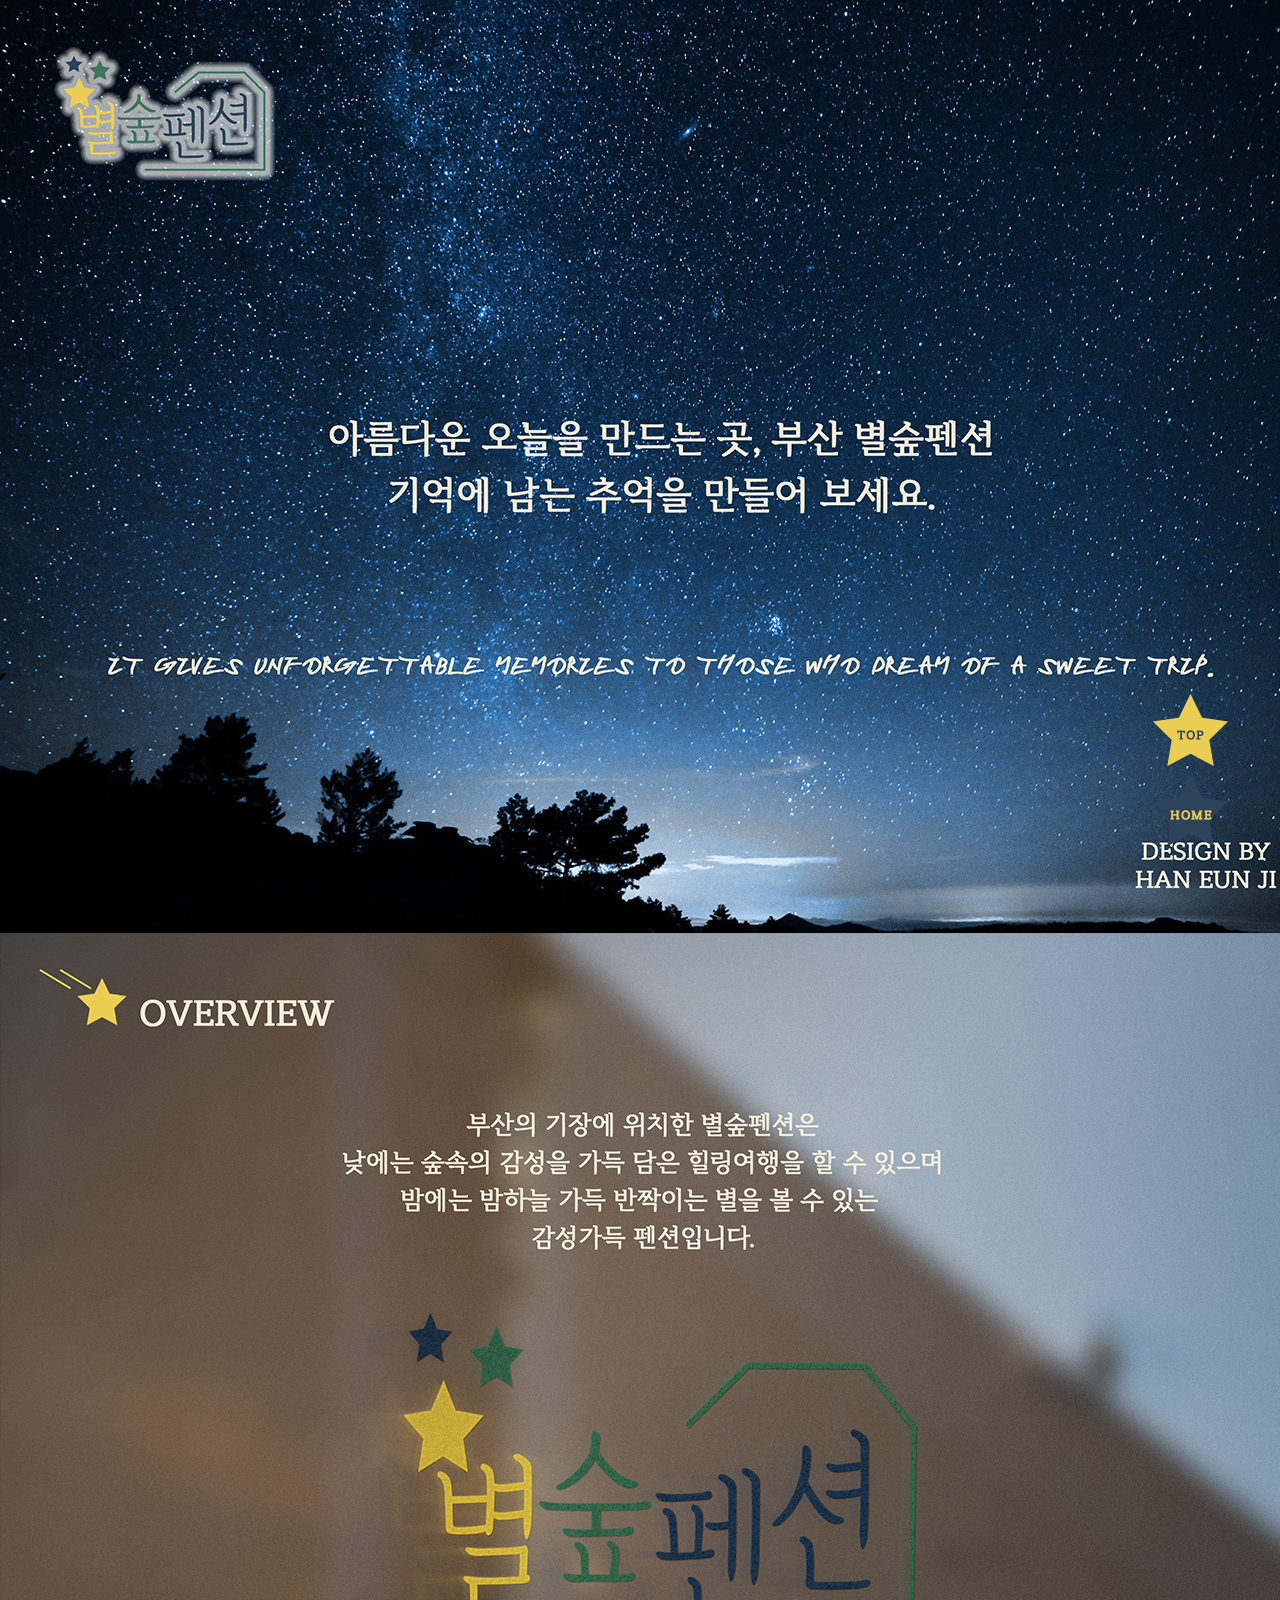
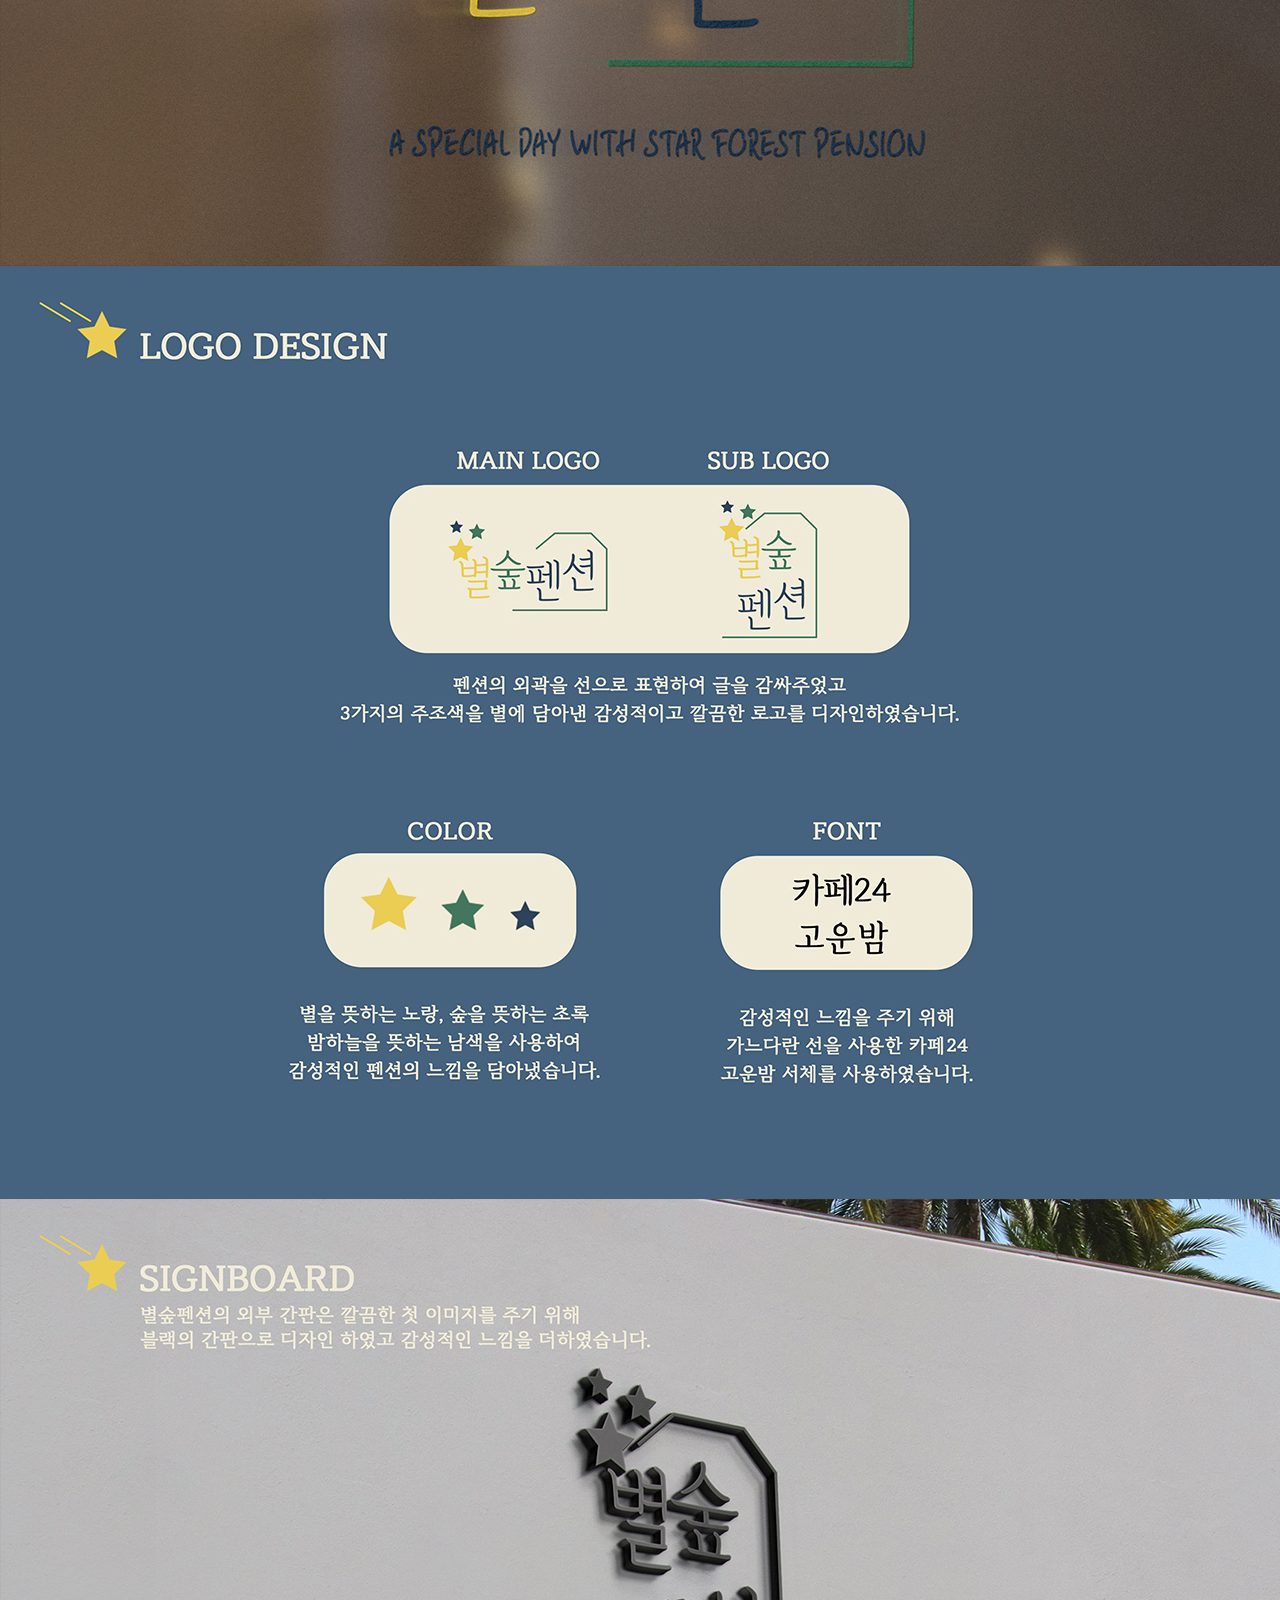
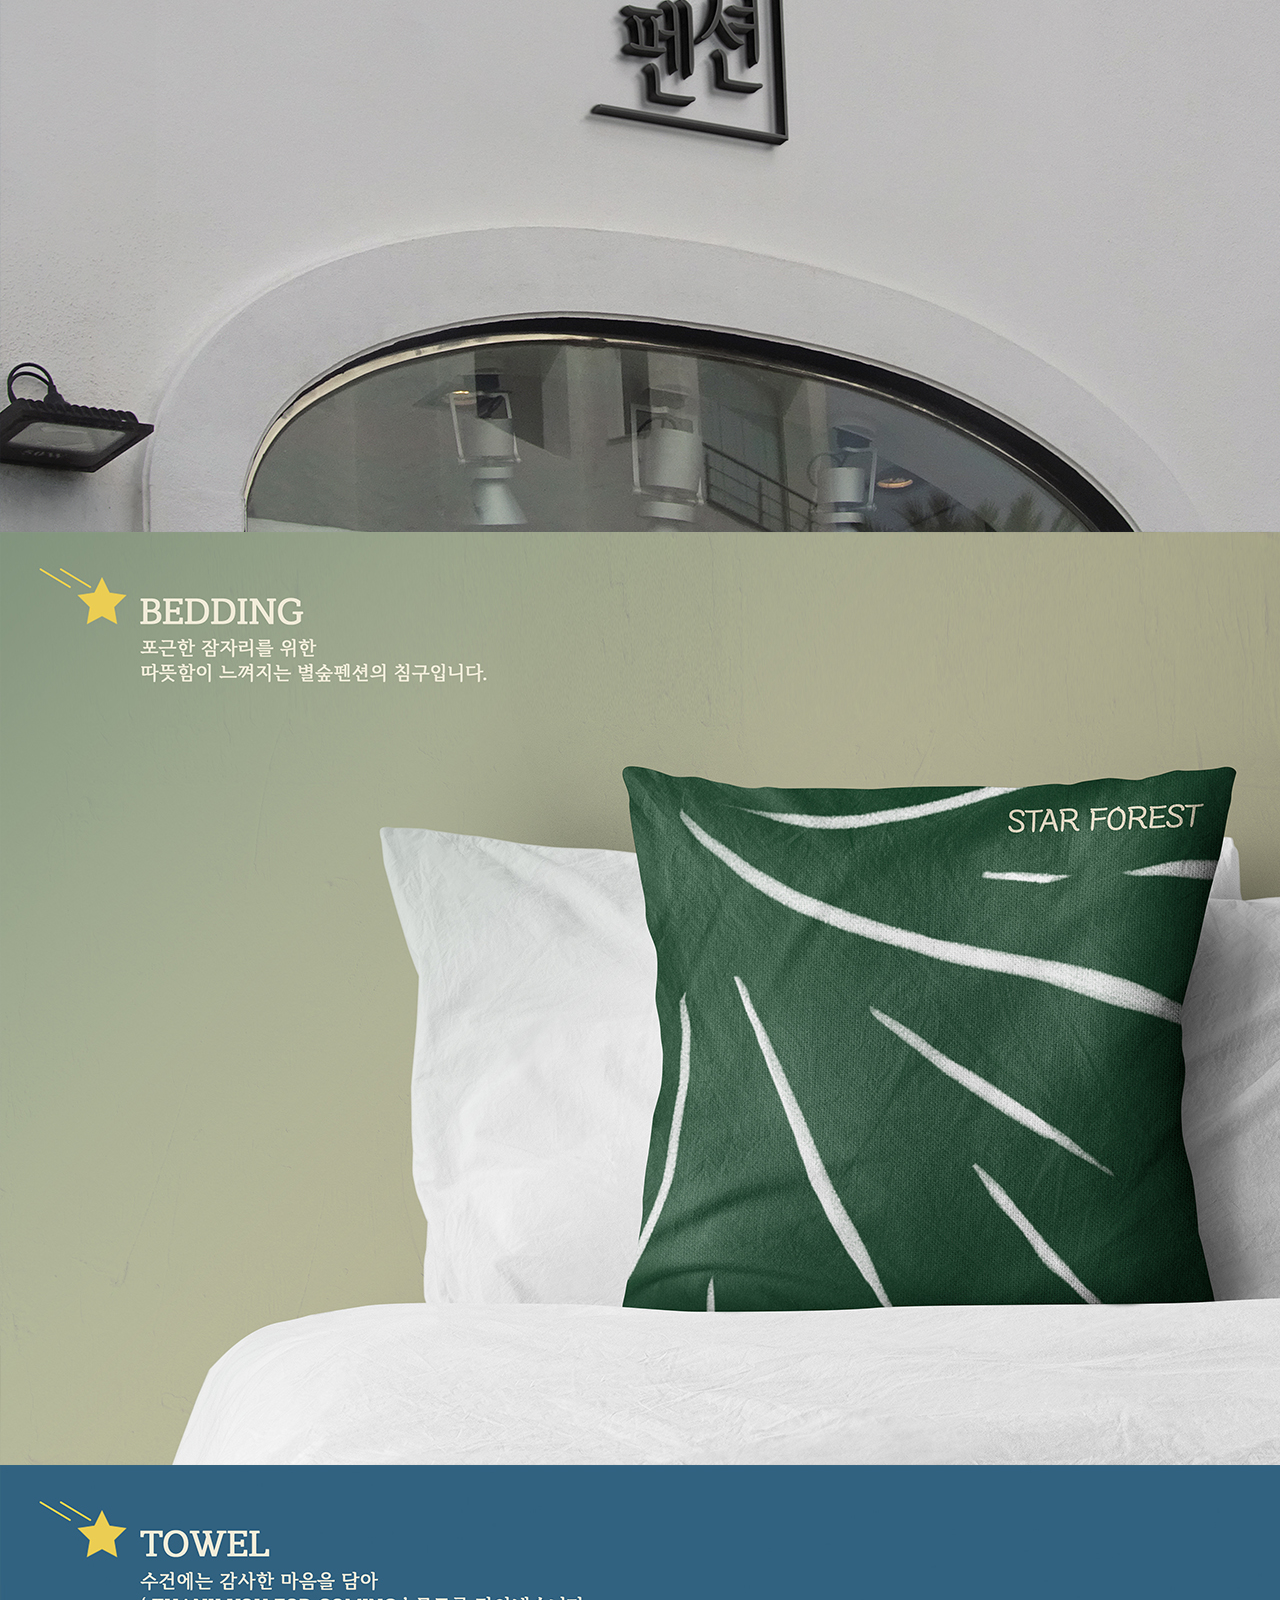
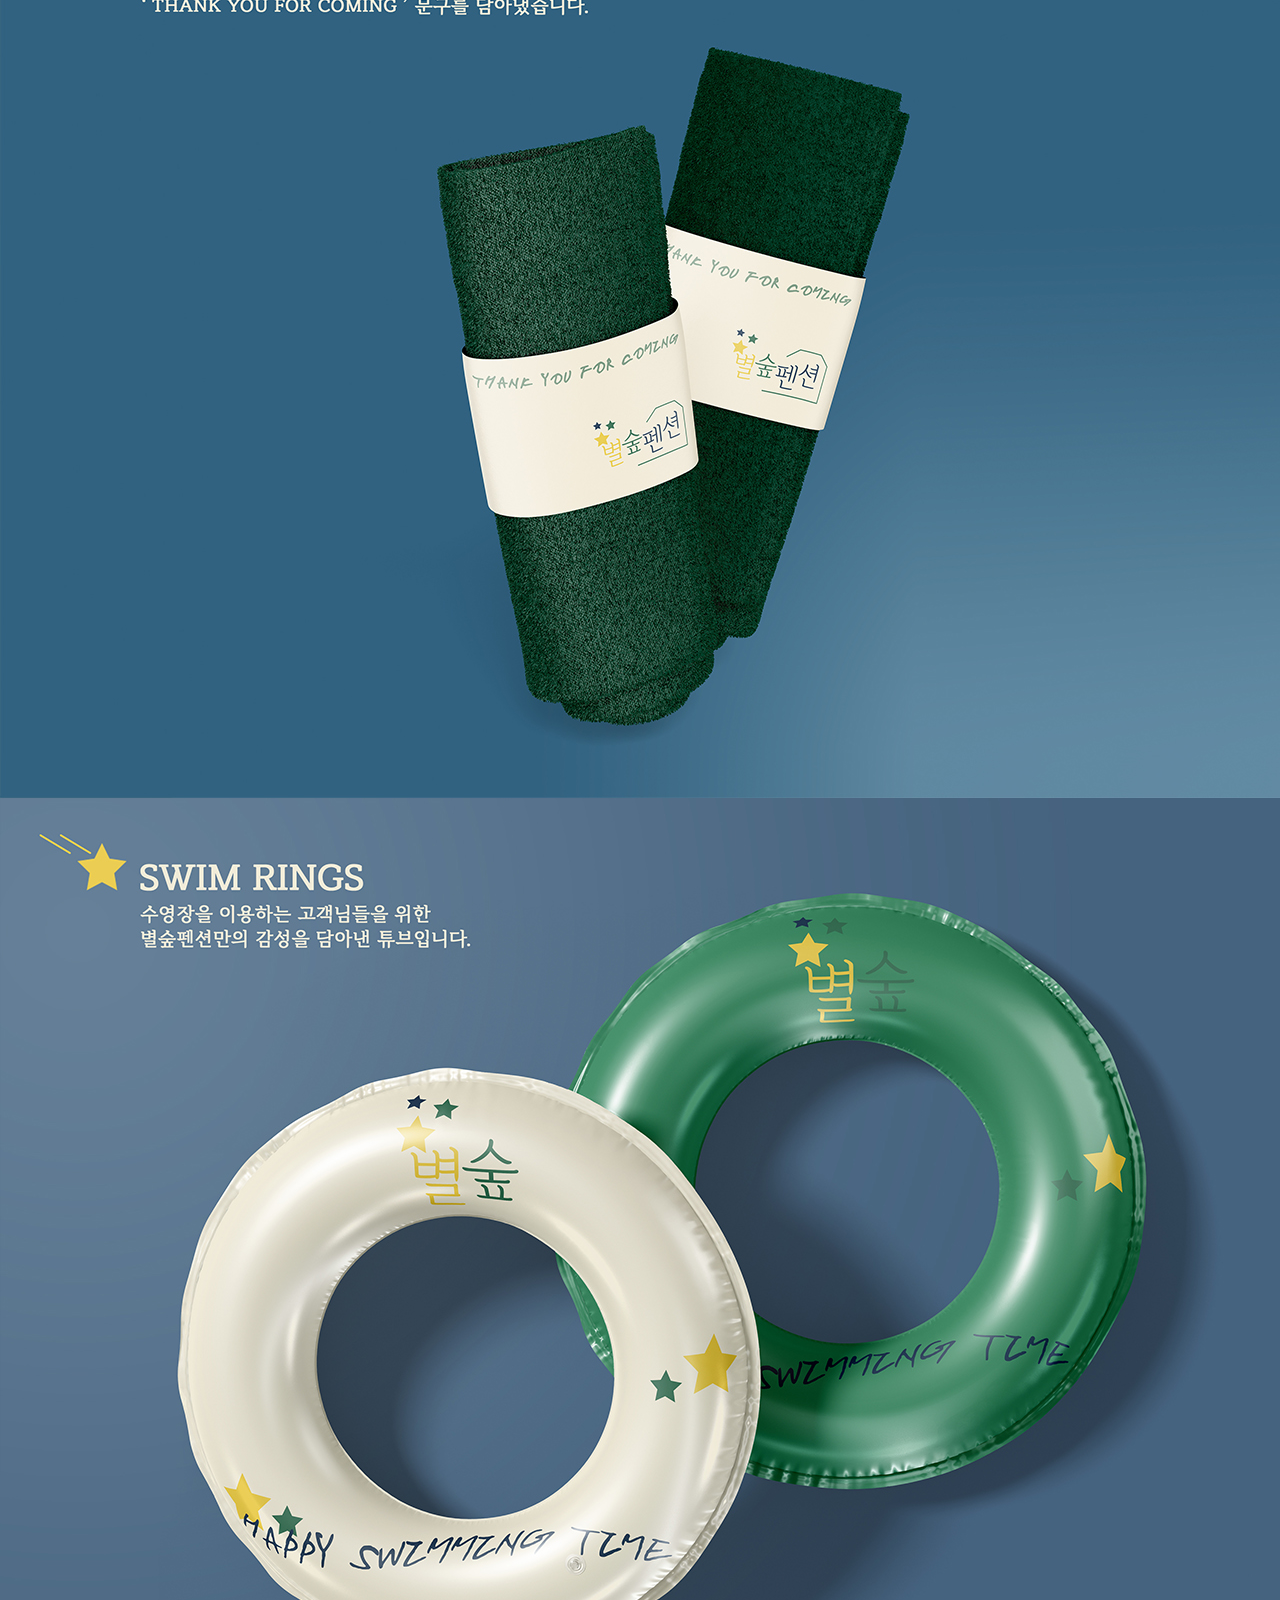
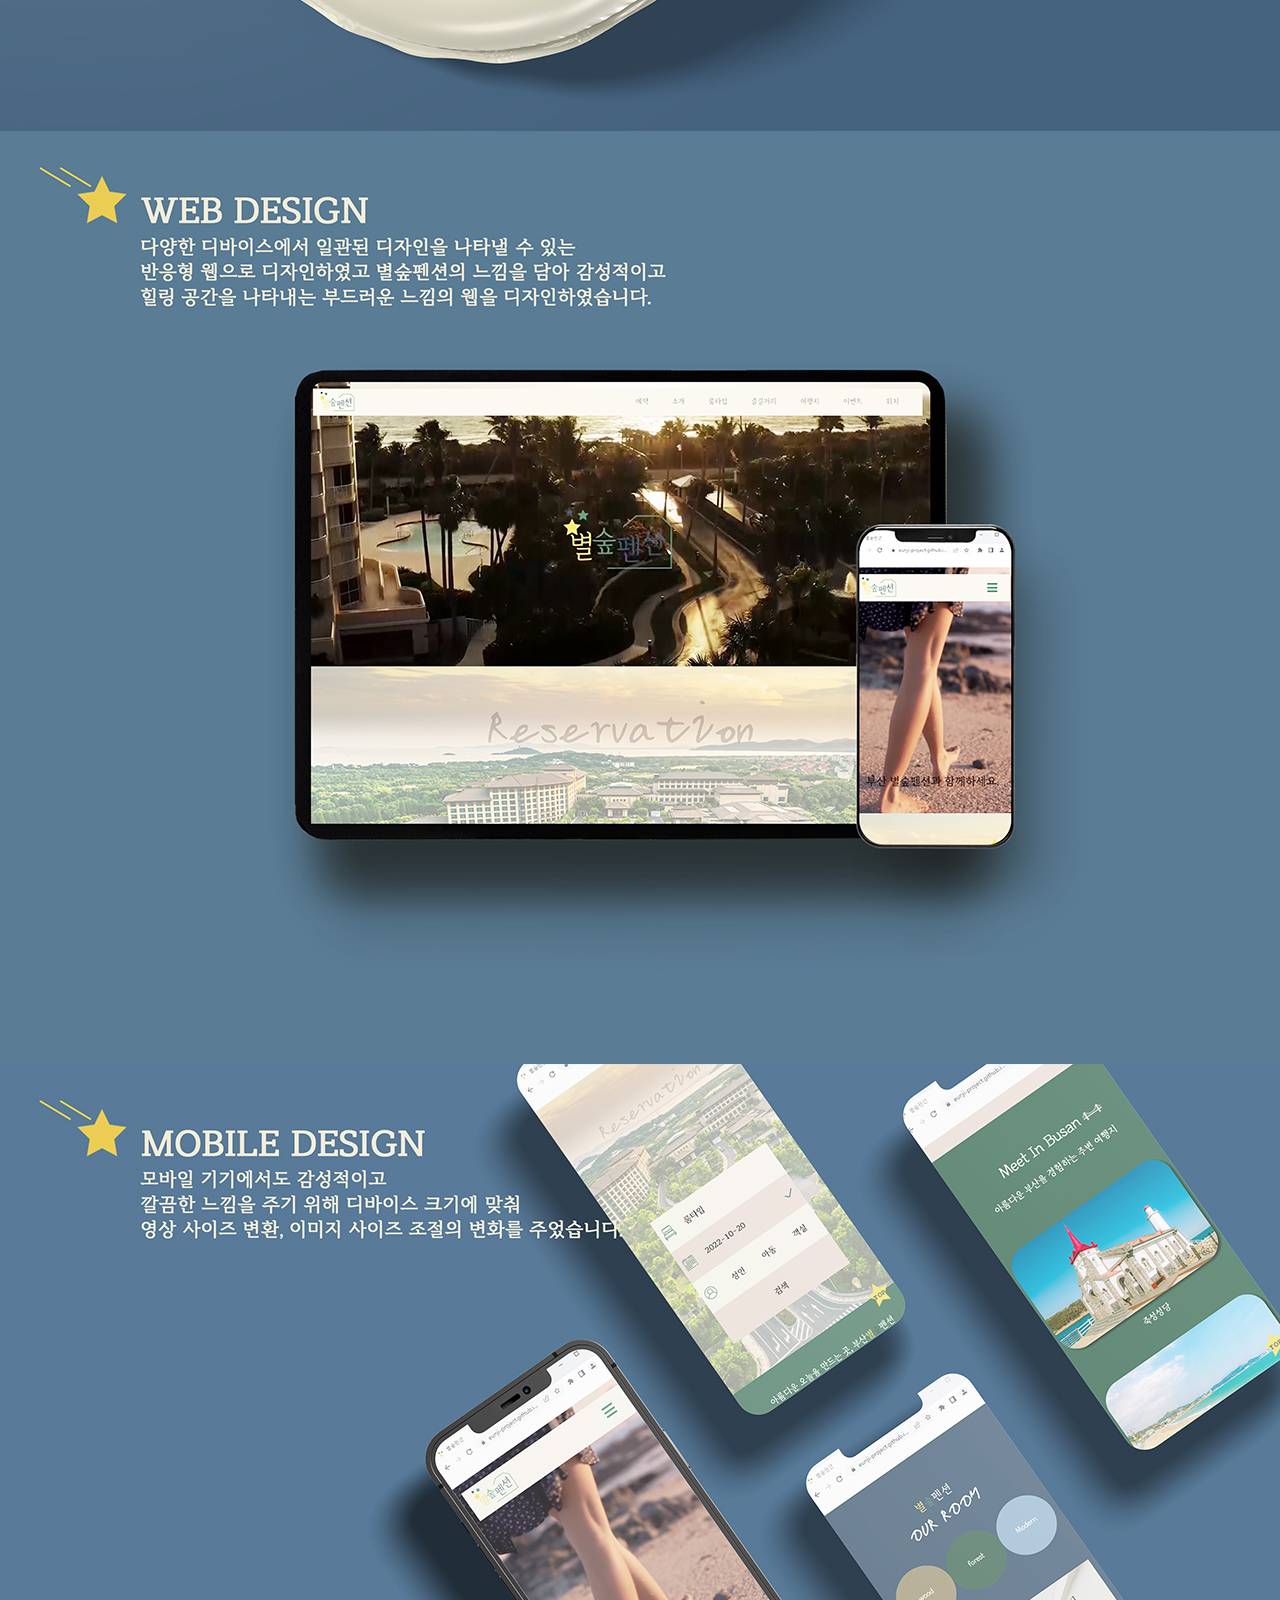
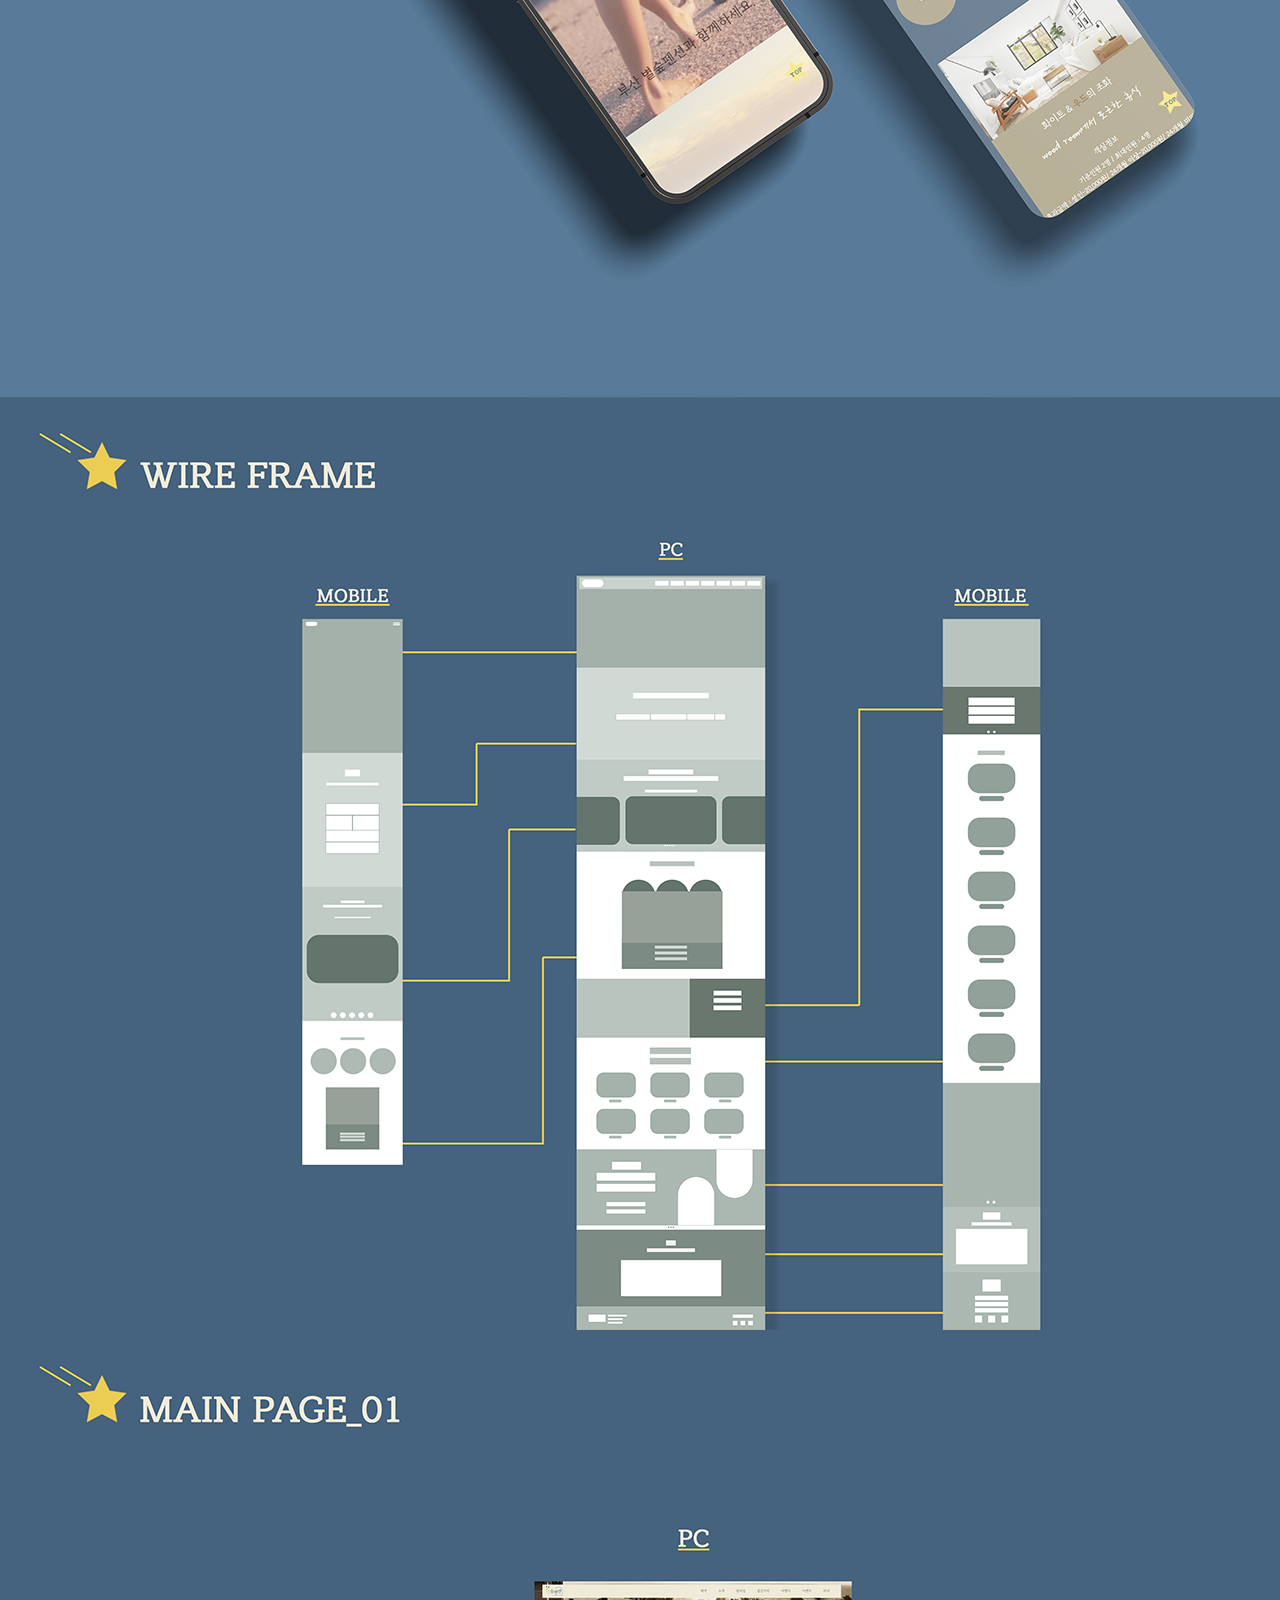
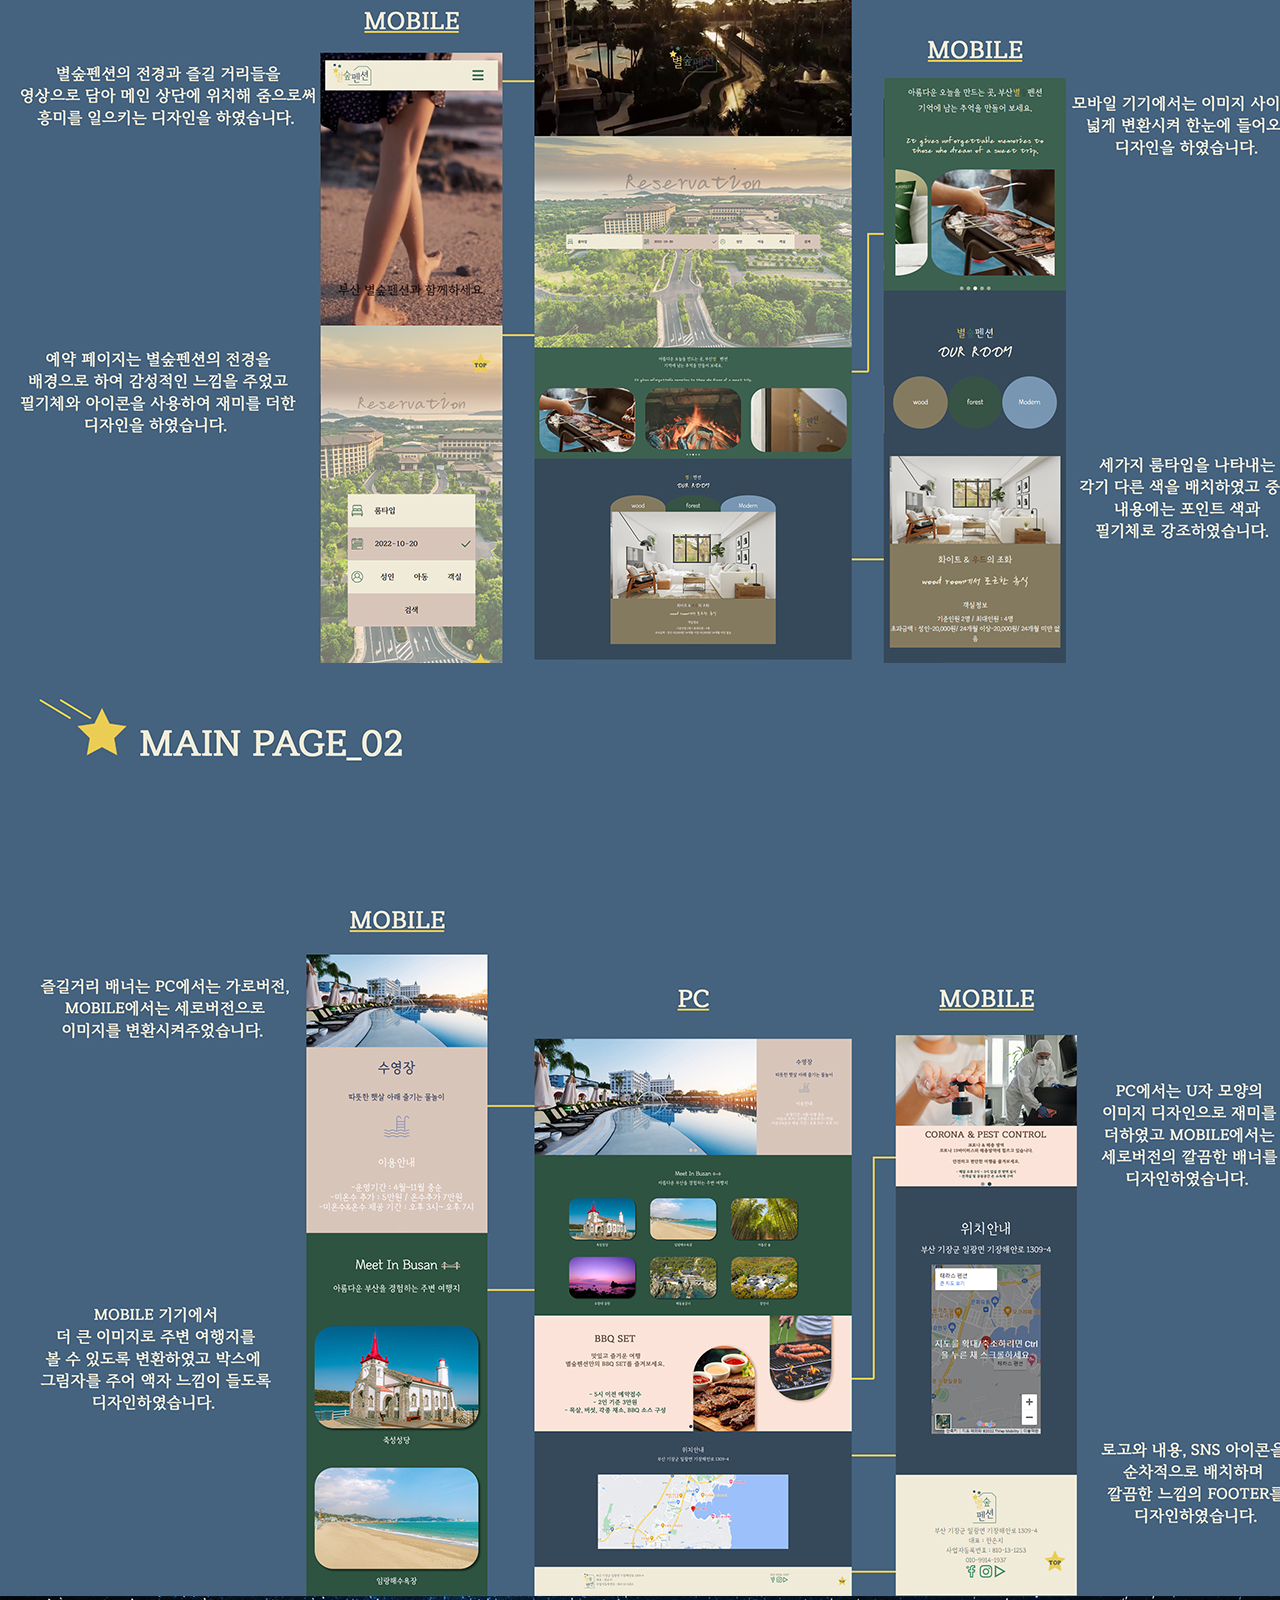
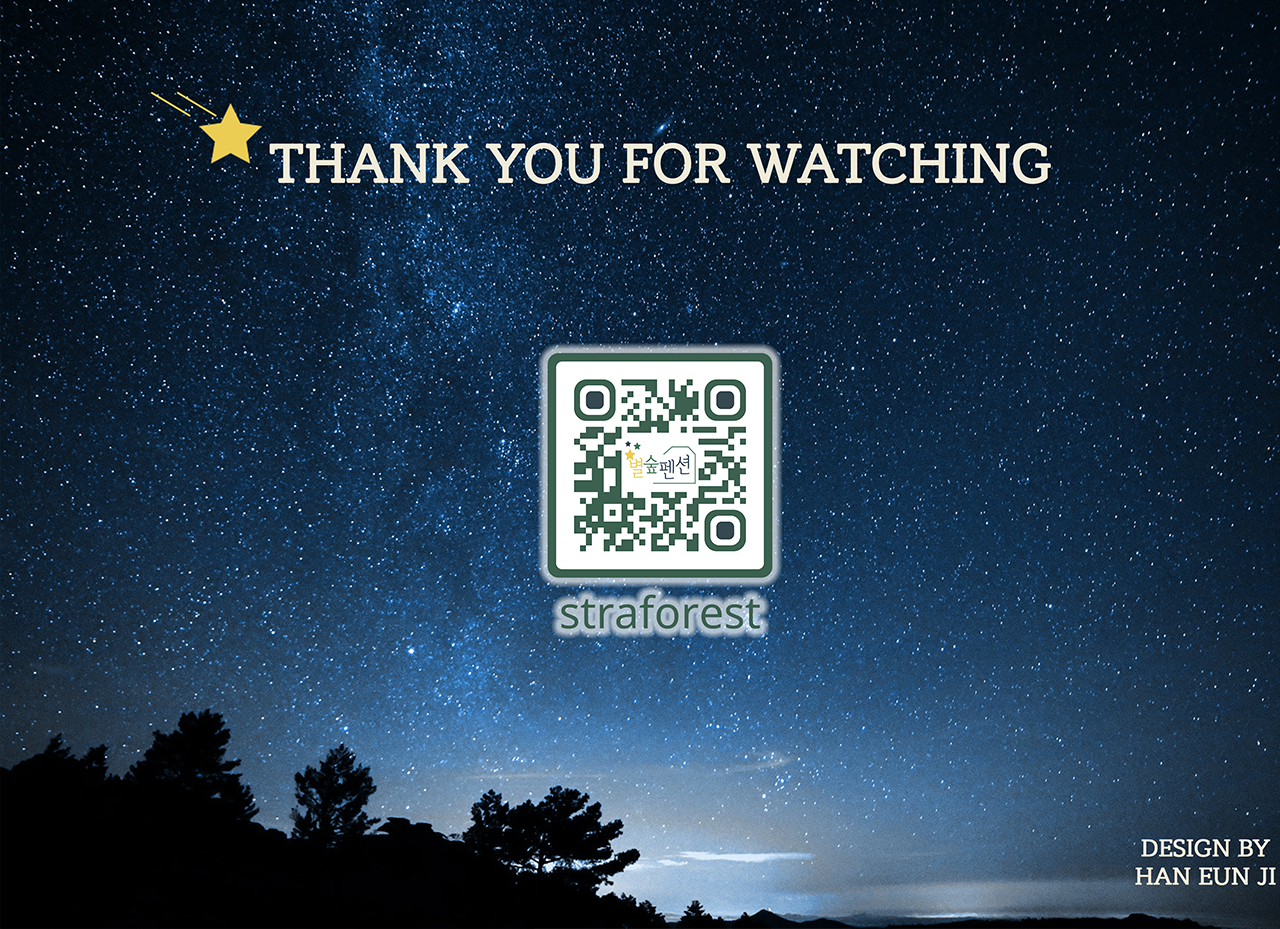
<file: guide/starforest.html>
<!doctype html>
<html>
	<head>
		<title>별숲펜션</title>
		<meta charset="utf-8">
		<link href="guide.css" rel="stylesheet" type="text/css">
	</head>
	<body class="brand2">
		<img src="./guide_img/28.jpg" alt="guide01">
		<img src="./guide_img/29.jpg" alt="guide02">
		<img src="./guide_img/30.jpg" alt="guide03">
		<img src="./guide_img/31.jpg" alt="guide04">
		<img src="./guide_img/32.jpg" alt="guide05">
		<img src="./guide_img/33.jpg" alt="guide06">
		<img src="./guide_img/34.jpg" alt="guide07">
		<img src="./guide_img/35.jpg" alt="guide08">
		<img src="./guide_img/36.jpg" alt="guide09">
		<img src="./guide_img/37.jpg" alt="guide10">
		<img src="./guide_img/38.jpg" alt="guide11">
		<img src="./guide_img/39.jpg" alt="guide12">
		<img src="./guide_img/40.jpg" alt="guide13">
		<ul class="btn_2">
			<li><a href="#"><img src="./guide_img/s_top.png" alt="top"></a><li>
			<li><a href="../index.html"><img src="./guide_img/s_home.png" alt="home"></a><li>
		</ul>
	</body>	
</html>
</file>
<file: video/css/style.css>
*{margin: 0;padding: 0;}
body {
    background: url(../images/back.png) no-repeat top;
}
iframe{
    margin: auto;
    display: block;
    padding-top: 220px;
}
a{ 
    position: fixed;
    right: 50px;
    bottom: 50px;
}
</file>
<file: guide/guide.css>
*{margin:0; padding:0;}
a{text-decoration:none;}
body{
    font-family: '맑은 고딕';
    font-size: 16px;
    line-height: 26px;
    min-width: 1320px;
}

/* 배경색상 */
.brand1{
    background-color: #FFFAD8;
}
.brand2{
    background-color:#2E5341 ;
}

/* 이미지 크기 */
img{
    width:1320px;
    display: block;
    margin: auto;
}

/* 버튼 
ul{list-style:none; 
position:fixed;
bottom:50px;
right:50px;
text-align:center;}
ul li{
    margin: 10px;
}
ul li a{
    display: inline-block;
    padding: 10px 20px;
    border-radius: 10px;
    box-shadow: 2px 2px 5px rgba(0, 0, 0, 0.3);
}
.btn_1 li a{
    background: #7C5535;
    color:#fff;
}
.btn_2 li a{
    background: #f26c63;
    color:#fff;
} */

ul{list-style:none; 
    position:fixed;
    bottom:50px;
    right:50px;
    text-align:center;}
    
.btn_1 img:nth-child(1){
    width: 120%;
    margin-bottom: 20px;
}
.btn_2 img:nth-child(1){
    width: 100%;
}
</file>
